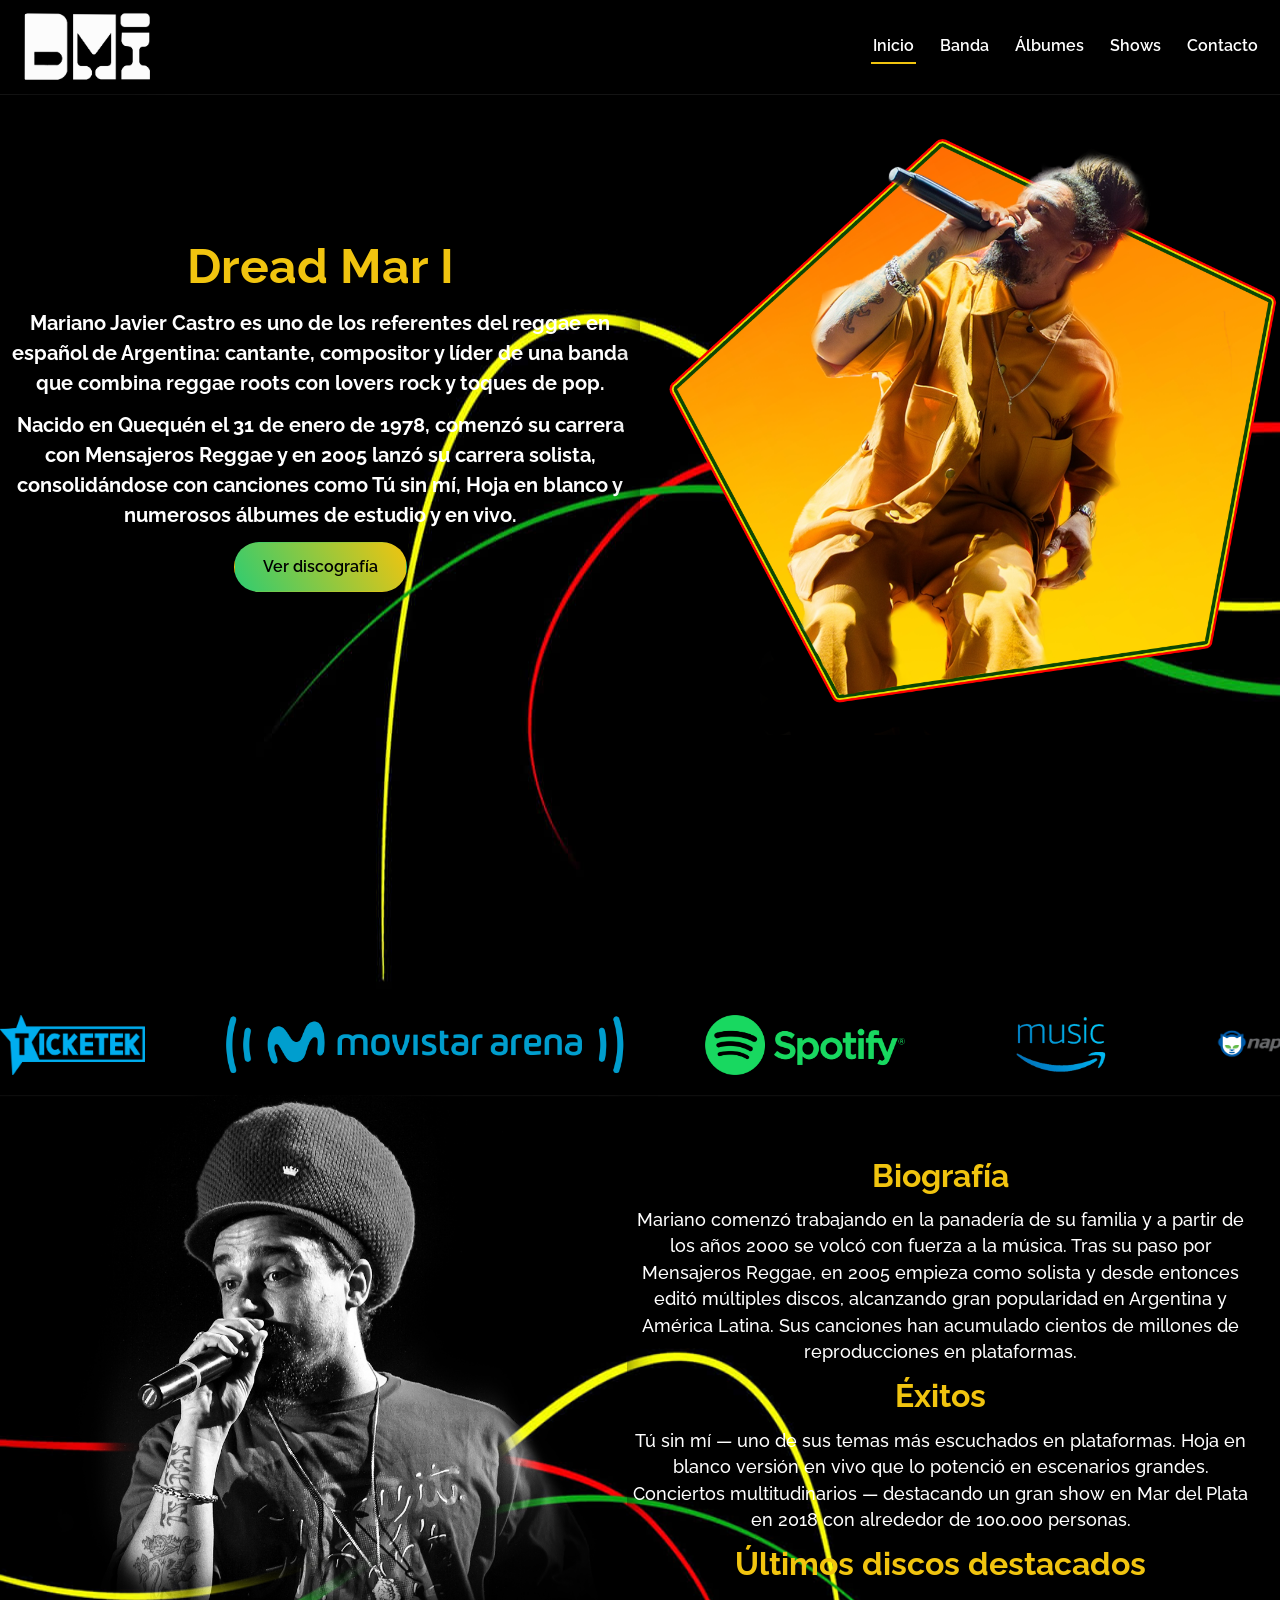
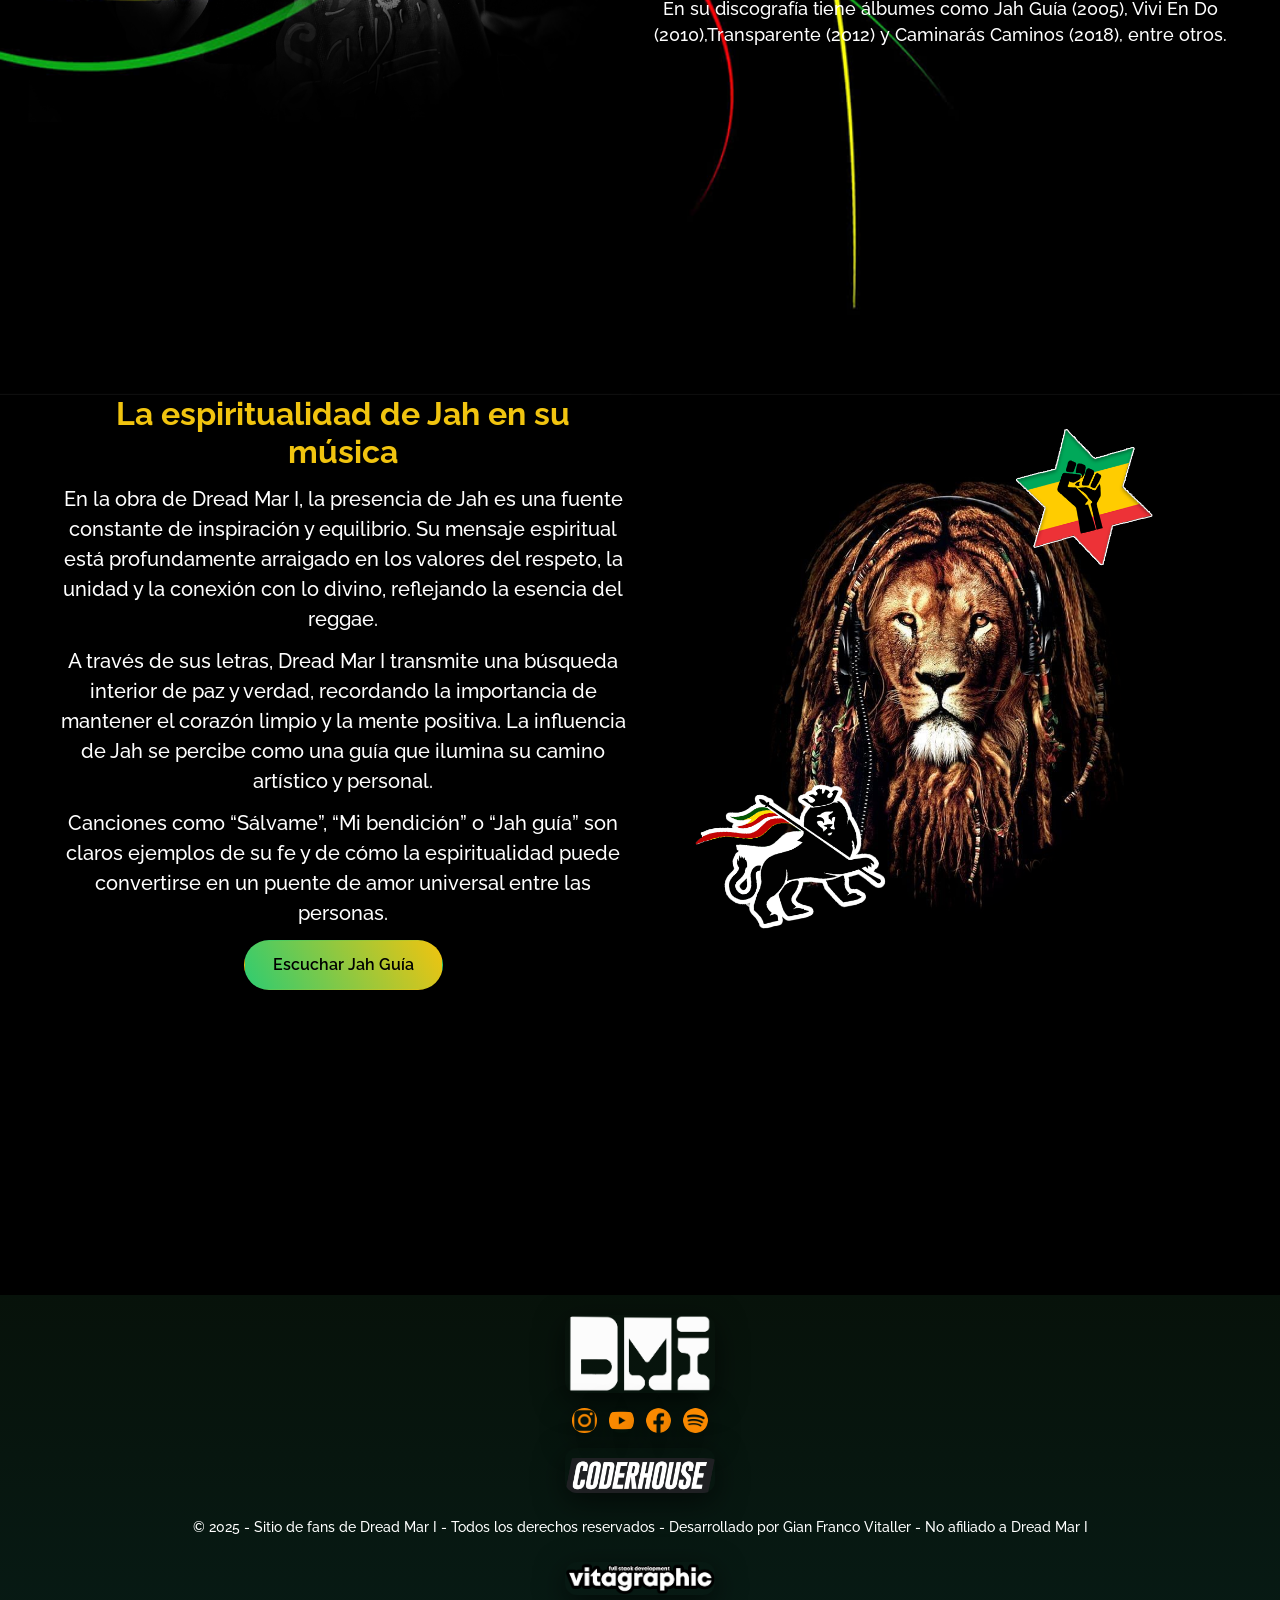
<file: index.html>
<!DOCTYPE html>
<html lang="en-es">

<head>
    <meta charset="UTF-8">
    <meta name="viewport" content="width=device-width, initial-scale=1.0">
    <title>Dread Mar I - Inicio</title>
    <!-- libreria aos -->
    <link href="https://unpkg.com/aos@2.3.1/dist/aos.css" rel="stylesheet">
    <!-- bootstrap -->
    <link href="https://cdn.jsdelivr.net/npm/bootstrap@5.3.8/dist/css/bootstrap.min.css" rel="stylesheet"
        integrity="sha384-sRIl4kxILFvY47J16cr9ZwB07vP4J8+LH7qKQnuqkuIAvNWLzeN8tE5YBujZqJLB" crossorigin="anonymous">
    <!-- style -->
    <link rel="stylesheet" href="./styles/style.css">
    <!-- favicom -->
    <link rel="shortcut icon" href="./img/iconos/icon-favicom.png" type="image/x-icon">
    <!-- meta description y keywords -->

    <meta name="author" content="Gian Franco Vitaller">

    <meta name="description"
        content="Descubrí el universo de Dread Mar I: música, historia, próximos shows, discografía y todo sobre el referente del reggae en español. Conectá con su vibra, su arte y su mensaje.">

    <meta name="keywords" content="
Dread Mar I,
Dread Mar I oficial,
reggae en español,
música reggae argentina,
shows Dread Mar I,
fechas Dread Mar I,
discografía Dread Mar I,
Mariano Castro,
banda de Dread Mar I,
reggae roots,
reggae latino,
canciones Dread Mar I,
biografía Dread Mar I,
tour Dread Mar I,
nuevo álbum Dread Mar I
">
    <!-- meta og para redes sociales -->


    <meta property="og:title" content="Dread Mar I - Sitio Oficial">
    <meta property="og:description"
        content="Entrá al universo de Dread Mar I: música, historia, shows, discografía y vibra reggae en español.">
    <meta property="og:url" content="https://coderhouse-dreadmari-francovitaller.vercel.app/">
    <meta property="og:type" content="website">
    <meta property="og:image" content="https://coderhouse-dreadmari-francovitaller.vercel.app/img/hero-dread-mar-i.png">


</head>

<!-- cuerpo de mi sitio web -->

<body>
    <!-- cabecera principal -->


    <header class="site-header">
        <div class="header-inner">
            <a href="./index.html"><img src="./img/iconos/Isologo-DMI.png" alt="icono dread mar i blanco"
                    class="logo"></a>
            <button class="menu-toggle" aria-label="Abrir menú">
                <span></span>
                <span></span>
                <span></span>
            </button>
            <nav class="main-nav">
                <a href="./index.html" class="active">Inicio</a>
                <a href="./pages/banda.html">Banda</a>
                <a href="./pages/albumes.html">Álbumes</a>
                <a href="./pages/shows.html">Shows</a>
                <a href="./pages/contacto.html">Contacto</a>
            </nav>
        </div>
    </header>


    <main>

        <!-- primer section de la pagina -->
        <section class="hero">
            <div class="hero-grid">
                <div>
                    <h1>Dread Mar I</h1>
                    <p class="lead">
                        Mariano Javier Castro es uno de los referentes del reggae en español de Argentina:
                        cantante, compositor y líder de una banda que combina reggae roots con lovers rock y toques de
                        pop.
                    </p>

                    <p class="lead">
                        Nacido en Quequén el 31 de enero de 1978, comenzó su carrera con Mensajeros Reggae y en 2005
                        lanzó su
                        carrera solista,
                        consolidándose con canciones como Tú sin mí, Hoja en blanco y numerosos álbumes de estudio y en
                        vivo.
                    </p>

                    <a class="btn" href="./pages/albumes.html">Ver discografía</a>
                </div>
                <div class="hero-img">
                    <img src="./img/hero-dread-mar-i.png" alt="foto de recital mariano castro">
                </div>
            </div>
        </section>

        <section>
            <section class="logos-container">
                <div class="logos-slide">
                    <img src="./img/iconos/ticketek-logo.png" alt="logo de tiketek">
                    <img src="./img/iconos/Movistar_Arena_logo.png" alt="Movistar_Arena_logo">
                    <img src="./img/iconos/Spotify_logo_with.png" alt="Spotify_logo_with">
                    <img src="./img/iconos/Amazonmusic.logo.png" alt="Amazonmusic">
                    <img src="./img/iconos/Napster-Logo-2003.png" alt="Napster-Logo-2003">
                </div>
                <div class="logos-slide">
                    <img src="./img/iconos/ticketek-logo.png" alt="tiketek">
                    <img src="./img/iconos/Movistar_Arena_logo.png" alt="Movistar_Arena_logo">
                    <img src="./img/iconos/Spotify_logo_with.png" alt="Spotify_logo_with">
                    <img src="./img/iconos/Amazonmusic.logo.png" alt="Amazonmusic">
                    <img src="./img/iconos/Napster-Logo-2003.png" alt="Napster-Logo-2003">
                </div>

            </section>

            <!-- segundo section de la pagina -->

            <section class="hero2">
                <div class="hero-grid">
                    <div class="hero-img">
                        <img src="./img/bibliografia-dread2.png" alt="Dmi-hero">
                    </div>
                    <div>
                        <h3>Biografía</h3>
                        <p class="lead">
                            Mariano comenzó trabajando en la panadería de su familia y a partir de los años 2000 se
                            volcó
                            con
                            fuerza
                            a la música.
                            Tras su paso por Mensajeros Reggae, en 2005 empieza como solista y desde entonces editó
                            múltiples
                            discos,
                            alcanzando gran popularidad en Argentina y América Latina. Sus canciones han acumulado
                            cientos
                            de
                            millones de reproducciones en plataformas.
                        </p>
                        <h3>Éxitos</h3>
                        <p class="lead">
                            Tú sin mí — uno de sus temas más escuchados en plataformas. Hoja en blanco versión en vivo
                            que
                            lo potenció en escenarios grandes. Conciertos multitudinarios — destacando un gran show en
                            Mar
                            del Plata en 2018 con alrededor de 100.000 personas.
                        </p>

                        <h3>Últimos discos destacados</h3>
                        <p class="lead">En su discografía tiene álbumes como Jah Guía (2005), Vivi En Do
                            (2010),Transparente
                            (2012) y
                            Caminarás Caminos (2018), entre otros.
                        </p>
                    </div>

                </div>
            </section>

            <!-- tercer section acerca de jah -->


            <section class="hero-jah">
                <div class="hero-grid">
                    <div>
                        <h3>La espiritualidad de Jah en su música</h3>
                        <p class="lead">
                            En la obra de Dread Mar I, la presencia de Jah es una fuente constante de
                            inspiración y
                            equilibrio. Su mensaje espiritual está profundamente arraigado en los valores del respeto,
                            la unidad y la
                            conexión con lo divino, reflejando la esencia del reggae.
                        </p>

                        <p class="lead">
                            A través de sus letras, Dread Mar I transmite una búsqueda interior de paz y verdad,
                            recordando la importancia
                            de mantener el corazón limpio y la mente positiva. La influencia de Jah se percibe como una
                            guía que ilumina su
                            camino artístico y personal.
                        </p>

                        <p class="lead">
                            Canciones como “Sálvame”, “Mi bendición” o “Jah guía” son claros
                            ejemplos de su fe y
                            de cómo la espiritualidad puede convertirse en un puente de amor universal entre las
                            personas.
                        </p>

                        <a href="https://open.spotify.com/intl-es/album/4rivEeuAWczIJcoB6saB9Z?si=ceZNA8BgSgCMFBZV5KvNPA"
                            class="btn" target="_blank">Escuchar Jah Guía</a>
                    </div>

                    <div class="hero-img">
                        <img src="./img/Jah-img.png" alt="jah">
                    </div>
                </div>

            </section>


    </main>

    <!-- footer de mi sitio -->

    <footer class="site-footer">
        <a href="./index.html"><img src="./img/iconos/Isologo-DMI.png" alt="logo-principal" class="logo-footer"></a>

        <!-- Redes footer de mi sitio -->

        <ul class="redes-sociales-footer">
            <li><a href="https://www.instagram.com/dreadmari/?hl=es" target="_blank"><img
                        src="./img/iconos/instagram.png" alt="instagram-dmi"></a></li>
            <li><a href="https://www.youtube.com/channel/UCXc3ye1CUoy2roNeZZB_rNA" target="_blank"><img
                        src="./img/iconos/youtube-logo.png" alt="youtube-dmi"></a></li>
            <li><a href="https://www.facebook.com/dreadmari/" target="_blank"><img src="./img/iconos/facebook.png"
                        alt="facebook-dmi"></a></li>
            <li><a href="https://open.spotify.com/intl-es/artist/1aw0Cdl1DIrtUrUA6fGbAR?si=TMuniuK_RMWPt_kCNL5ULA"
                    target="_blank"><img src="./img/iconos/spotify-icon.png" alt="spotify-icon"></a></li>
        </ul>

        <a href="https://www.coderhouse.com/ar/?pipe_source=google&pipe_medium=cpc&pipe_campaign=0&gad_source=1&gad_campaignid=12058006243&gbraid=0AAAAACoxfTKSp_IQgYDG2JeTZ3YVAxGBm&gclid=CjwKCAjwxfjGBhAUEiwAKWPwDtIptWGiC8rx7Kn4TYemjyHzFyu5X_KF9Isc76x46yeHu9mOjYAG-hoCjXoQAvD_BwE"
            target="_blank"><img src="./img/iconos/coderhouse-icon.png" alt="coder-icon" class="coder-icono"></a>

        <p class="derechos-footer">
            © 2025 - Sitio de fans de Dread Mar I - Todos los derechos reservados - Desarrollado por Gian Franco
            Vitaller - No afiliado a Dread Mar I
        </p>

        <a href="https://www.instagram.com/vitagraphic.ok/" target="_blank"><img
                src="./img/iconos/vitagraphic.fullstack.png" alt="vita-logo" class="vita-logo"></a>
    </footer>

    <script src="https://cdn.jsdelivr.net/npm/bootstrap@5.3.8/dist/js/bootstrap.bundle.min.js"
        integrity="sha384-FKyoEForCGlyvwx9Hj09JcYn3nv7wiPVlz7YYwJrWVcXK/BmnVDxM+D2scQbITxI"
        crossorigin="anonymous"></script>

    <script src="https://unpkg.com/aos@2.3.1/dist/aos.js"></script>

    <script>
        AOS.init();
    </script>

    <!-- scrip header -->

<script>
    const toggle = document.querySelector(".menu-toggle");
    const nav = document.querySelector(".main-nav");

    toggle.addEventListener("click", () => {
        toggle.classList.toggle("open");
        nav.classList.toggle("open");
    });
</script>
</body>

</html>
</file>
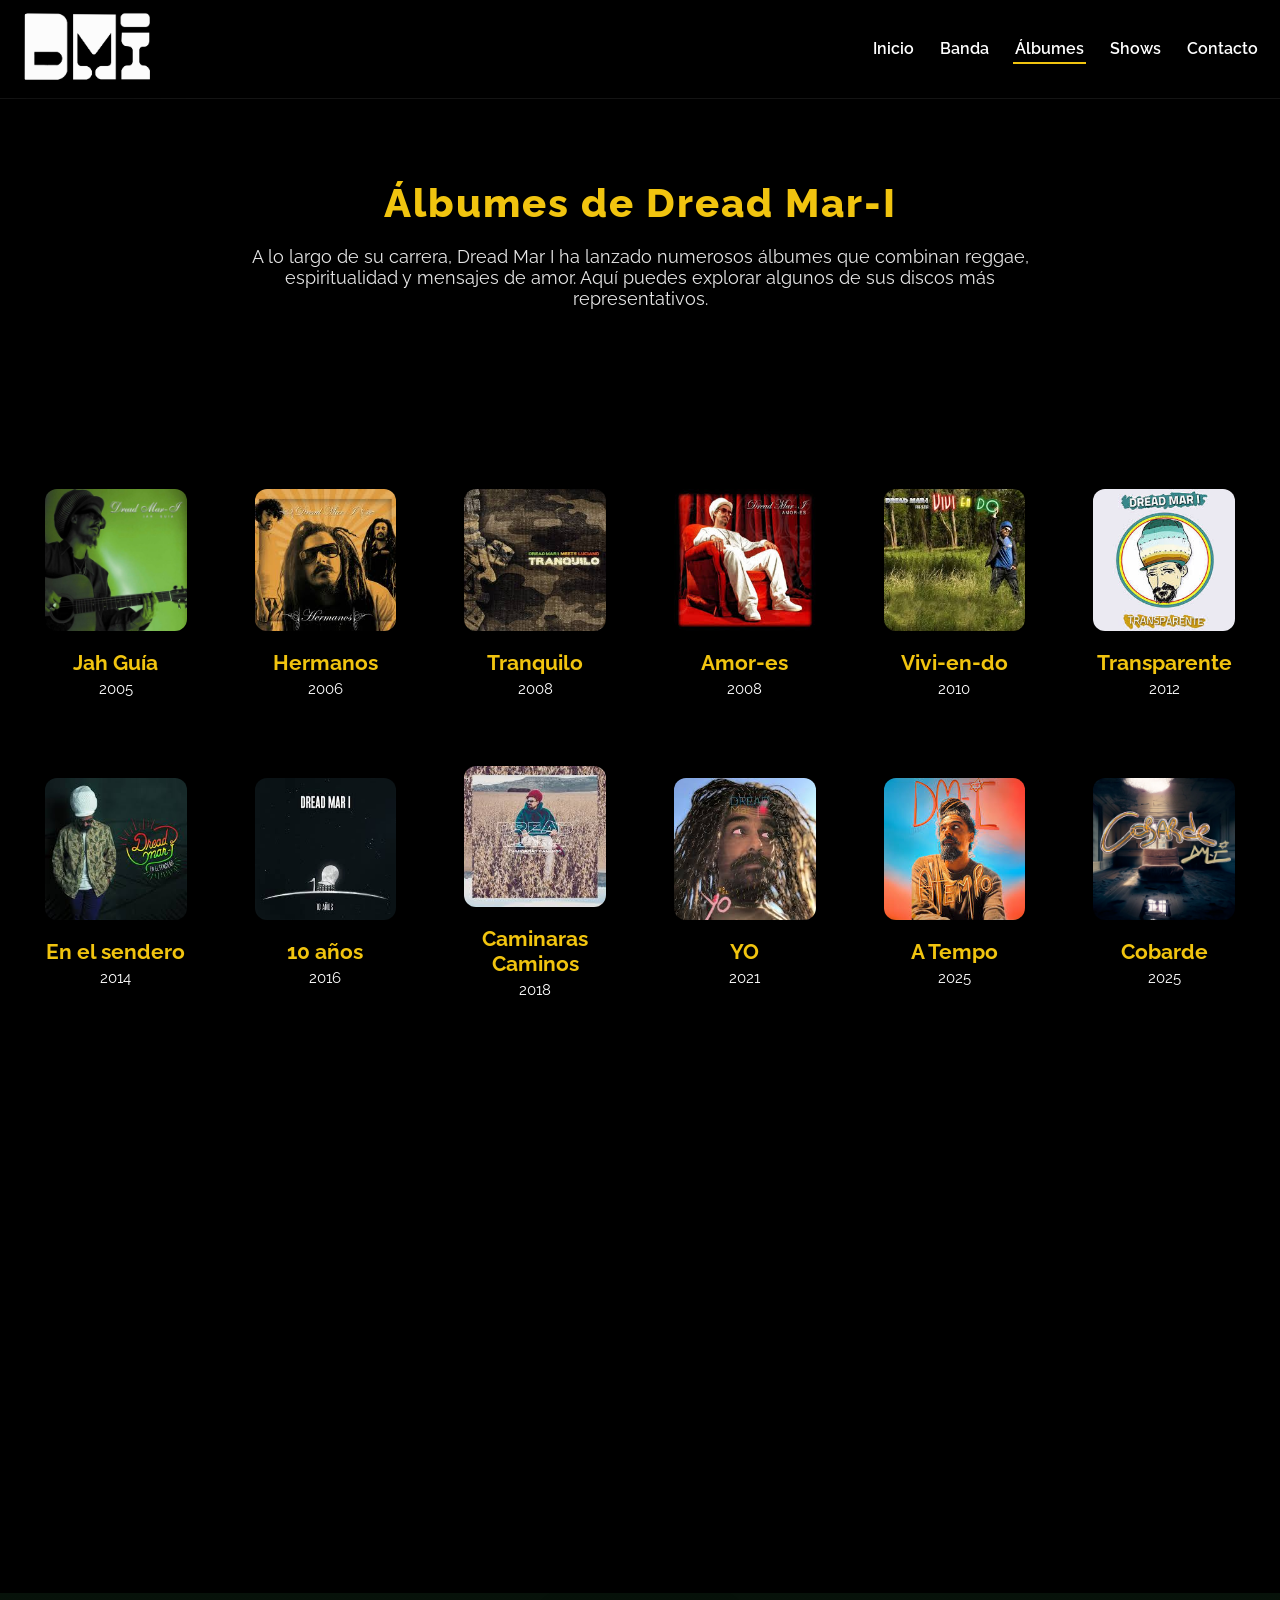
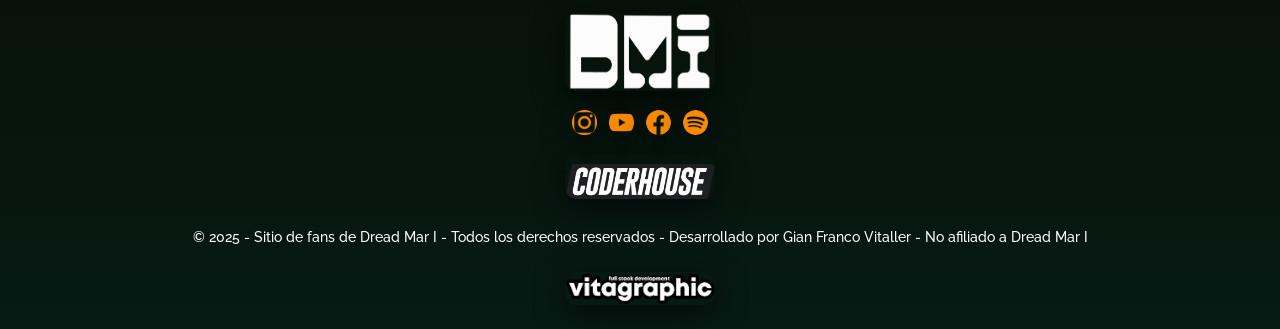
<file: pages/albumes.html>
<!DOCTYPE html>
<html lang="en">

<head>
    <meta charset="UTF-8">
    <meta name="viewport" content="width=device-width, initial-scale=1.0">
    <title>Dread Mar I - Albumes</title>

    <!-- hoja de estilos -->

    <link rel="stylesheet" href="../styles/style.css">

    <!-- favicon -->


    <link rel="shortcut icon" href="../img/iconos/Isologo-DMI.png" type="image/x-icon">

    <!-- meta y keys -->
    <meta name="author" content="Gian Franco Vitaller">

    <meta name="description"
        content="Explorá la discografía completa de Dread Mar I: todos sus álbumes, canciones, colaboraciones y lanzamientos que marcaron el reggae en español.">

    <meta name="keywords" content="
albumes Dread Mar I,
discografía dread mar i,
canciones dread mar i,
reggae argentino,
mejores álbumes dread mar i,
nuevos lanzamientos dread mar i
">
    <!-- meta og para redes sociales -->

    <meta property="og:title" content="Discografía de Dread Mar I">
    <meta property="og:description"
        content="Explorá todos los álbumes y canciones que marcaron la historia del reggae en español.">
    <meta property="og:url" content="https://coderhouse-dreadmari-francovitaller.vercel.app/pages/banda.html">
    <meta property="og:type" content="website">
    <meta property="og:image" content="https://coderhouse-dreadmari-francovitaller.vercel.app/img/jahguia.jpg"> 

</head>


<!-- cuerpo de mi sitio web -->

<body>


    <!-- cabecera principal -->

    <header class="site-header">
        <div class="header-inner">
            <a href="../index.html"><img src="../img/iconos/Isologo-DMI.png" alt="Dread Mar I" class="logo"></a>
            <button class="menu-toggle" aria-label="Abrir menú">
                <span></span>
                <span></span>
                <span></span>
            </button>
            <nav class="main-nav">
                <a href="../index.html">Inicio</a>
                <a href="./banda.html">Banda</a>
                <a href="./albumes.html" class="active">Álbumes</a>
                <a href="./shows.html">Shows</a>
                <a href="./contacto.html">Contacto</a>
            </nav>
        </div>
    </header>

    <main>

        <!-- primer section de la pagina -->

        <section class="albums-hero">
            <div class="contenedor-principal">
                <h2>Álbumes de Dread Mar-I</h2>
                <p class="descripcion">
                    A lo largo de su carrera, Dread Mar I ha lanzado numerosos álbumes que combinan reggae,
                    espiritualidad y mensajes de amor. Aquí puedes explorar algunos de sus discos más representativos.
                </p>
            </div>
        </section>

        <!-- GALERÍA DE ÁLBUMES -->
        <section class="albums-section">
            <div class="albums-grid">

                <!-- card -->
                <article class="album-card">
                    <img src="../img/jahguia.jpg" alt="Jah Guía">
                    <h3>Jah Guía</h3>
                    <p class="anio">2005</p>
                </article>

                <article class="album-card">
                    <img src="../img/hermanos.jpg" alt="Hermanos">
                    <h3>Hermanos</h3>
                    <p class="anio">2006</p>
                </article>

                <article class="album-card">
                    <img src="../img/tranquilo-2008.jpg" alt="Tranquilo">
                    <h3>Tranquilo</h3>
                    <p class="anio">2008</p>
                </article>

                <article class="album-card">
                    <img src="../img/amor-es.jpg" alt="Amor-es">
                    <h3>Amor-es</h3>
                    <p class="anio">2008</p>
                </article>

                <article class="album-card">
                    <img src="../img/vivi-en-do.jpg" alt="Vivi-en-do">
                    <h3>Vivi-en-do</h3>
                    <p class="anio">2010</p>
                </article>

                <article class="album-card">
                    <img src="../img/Transparente.jpg" alt="Transparente">
                    <h3>Transparente</h3>
                    <p class="anio">2012</p>
                </article>

                <article class="album-card">
                    <img src="../img/Sendero.jpg" alt="En el sendero">
                    <h3>En el sendero</h3>
                    <p class="anio">2014</p>
                </article>

                <article class="album-card">
                    <img src="../img/10-años.jpg" alt="10 años">
                    <h3>10 años</h3>
                    <p class="anio">2016</p>
                </article>

                <article class="album-card">
                    <img src="../img/caminaras.jpg" alt="Caminaras Caminos">
                    <h3>Caminaras Caminos</h3>
                    <p class="anio">2018</p>
                </article>

                <article class="album-card">
                    <img src="../img/yo.jpg" alt="YO">
                    <h3>YO</h3>
                    <p class="anio">2021</p>
                </article>

                <article class="album-card">
                    <img src="../img/a-tempo.jpg" alt="A Tempo">
                    <h3>A Tempo</h3>
                    <p class="anio">2025</p>
                </article>

                    <article class="album-card">
                    <img src="../img/COBARDE_TAPA_FINAL8860_.jpg" alt="COBARDE_TAPA_FINAL8860_">
                    <h3>Cobarde</h3>
                    <p class="anio">2025</p>
                </article>
            </div>

            <!-- iframe spotify-->


            <section class="iframes">
                <iframe data-testid="embed-iframe" style="border-radius:12px"
                    src="https://open.spotify.com/embed/playlist/37i9dQZF1DZ06evO0D9Rx6?utm_source=generator&theme=0"
                    width="60%" height="152" frameBorder="0" allowfullscreen=""
                    allow="autoplay; clipboard-write; encrypted-media; fullscreen; picture-in-picture"
                    loading="lazy"></iframe>
            </section>

    </main>

    <!-- footer de mi sitio -->

    <footer>
        <a href="../index.html"><img src="../img/iconos/Isologo-DMI.png" alt="logo-principal" class="logo-footer"></a>


        <!-- Redes footer de mi sitio -->

        <ul class="redes-sociales-footer">
            <li><a href="https://www.instagram.com/dreadmari/?hl=es" target="_blank"><img
                        src="../img/iconos/instagram.png" alt="instagram-dmi"></a></li>
            <li><a href="https://www.youtube.com/channel/UCXc3ye1CUoy2roNeZZB_rNA" target="_blank"><img
                        src="../img/iconos/youtube-logo.png" alt="youtube-dmi"></a></li>
            <li><a href="https://www.facebook.com/dreadmari/" target="_blank"><img src="../img/iconos/facebook.png"
                        alt="facebook-dmi"></a></li>
            <li><a href="https://open.spotify.com/intl-es/artist/1aw0Cdl1DIrtUrUA6fGbAR?si=TMuniuK_RMWPt_kCNL5ULA"
                    target="_blank"><img src="../img/iconos/spotify-icon.png" alt="spotify-icon"></a></li>
        </ul>

        <a href="https://www.coderhouse.com/ar/?pipe_source=google&pipe_medium=cpc&pipe_campaign=0&gad_source=1&gad_campaignid=12058006243&gbraid=0AAAAACoxfTKSp_IQgYDG2JeTZ3YVAxGBm&gclid=CjwKCAjwxfjGBhAUEiwAKWPwDtIptWGiC8rx7Kn4TYemjyHzFyu5X_KF9Isc76x46yeHu9mOjYAG-hoCjXoQAvD_BwE"
            target="_blank"><img src="../img/iconos/coderhouse-icon.png" alt="coder-icon" class="coder-icono"></a>

        <p class="derechos-footer">
            © 2025 - Sitio de fans de Dread Mar I - Todos los derechos reservados - Desarrollado por Gian Franco
            Vitaller - No afiliado a Dread Mar I
        </p>

        <a href="https://www.instagram.com/vitagraphic.ok/" target="_blank"><img
                src="../img/iconos/vitagraphic.fullstack.png" alt="vita-logo" class="vita-logo"></a>
    </footer>
    <script src="https://cdn.jsdelivr.net/npm/bootstrap@5.3.8/dist/js/bootstrap.bundle.min.js"
        integrity="sha384-FKyoEForCGlyvwx9Hj09JcYn3nv7wiPVlz7YYwJrWVcXK/BmnVDxM+D2scQbITxI"
        crossorigin="anonymous"></script>
</body>

<!-- scrip de menu hamburguesa -->


<script>
    const toggle = document.querySelector(".menu-toggle");
    const nav = document.querySelector(".main-nav");

    toggle.addEventListener("click", () => {
        toggle.classList.toggle("open");
        nav.classList.toggle("open");
    });
</script>

</html>
</file>
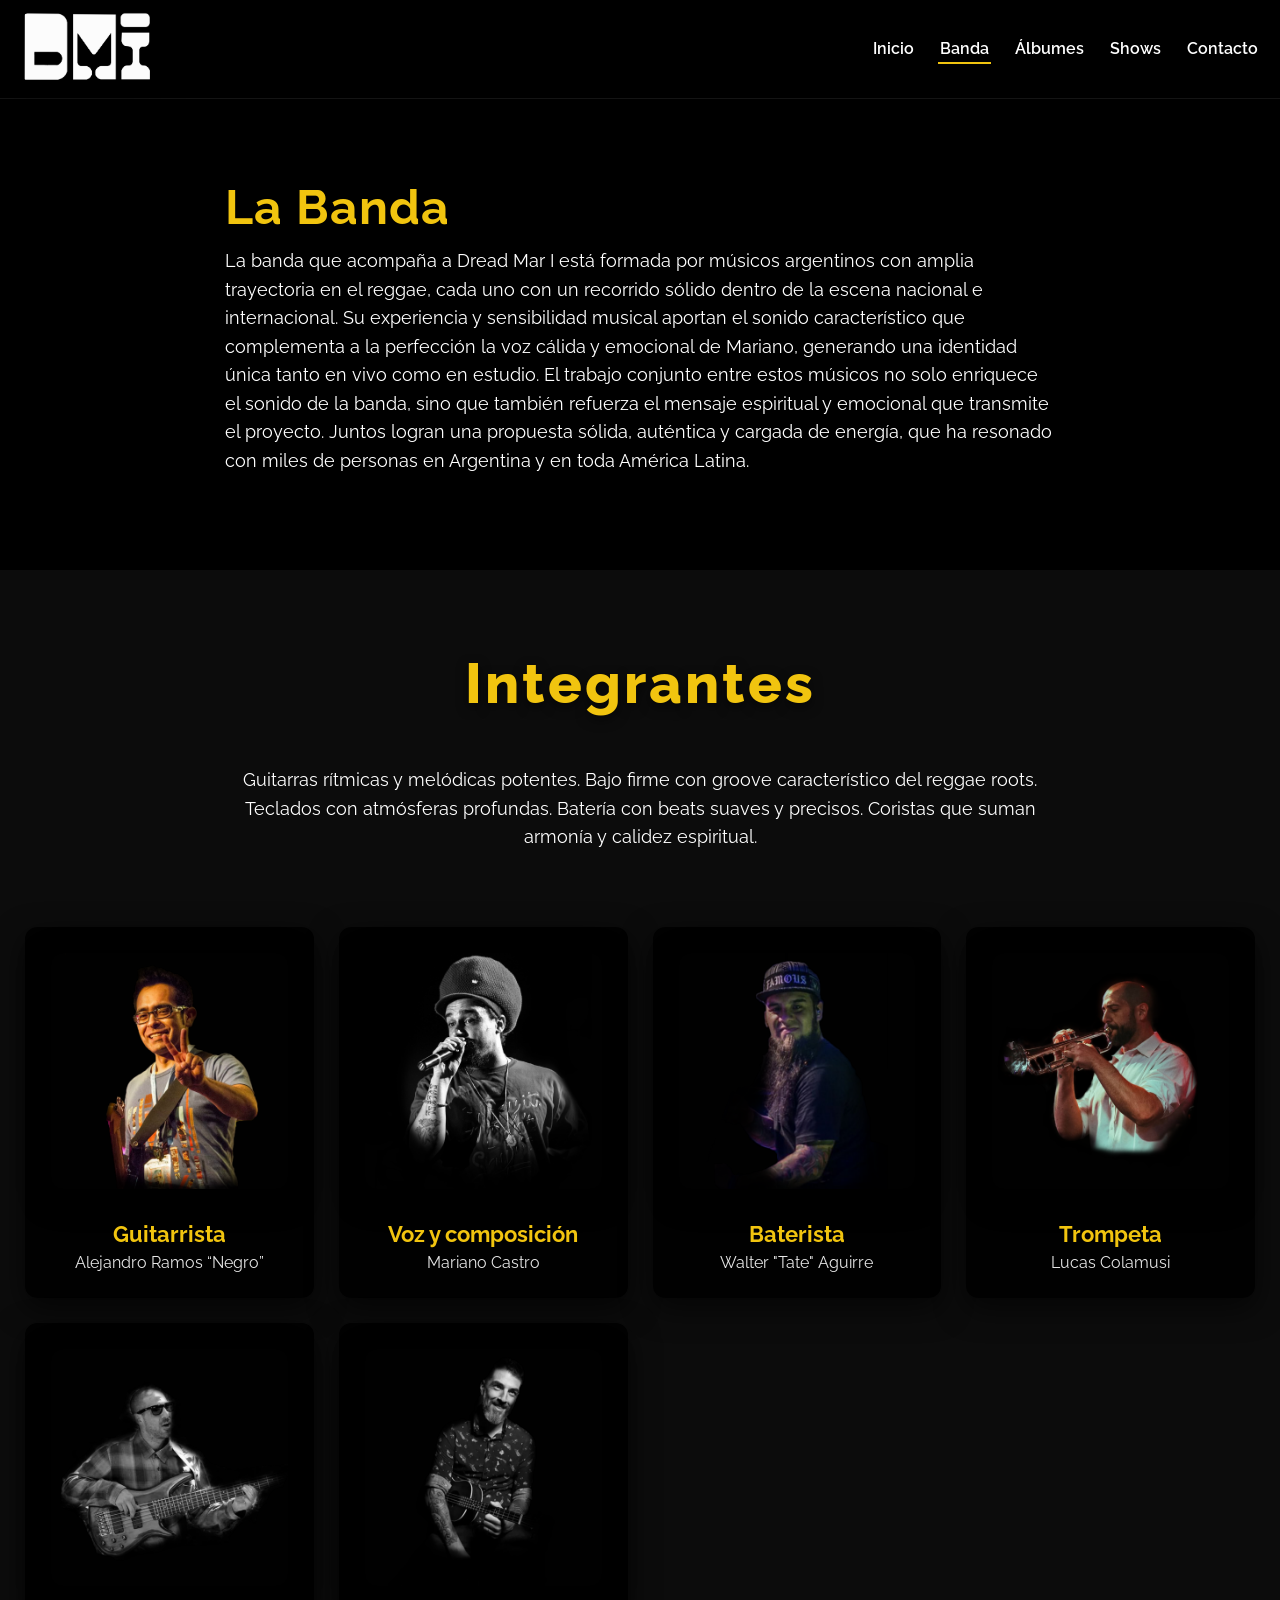
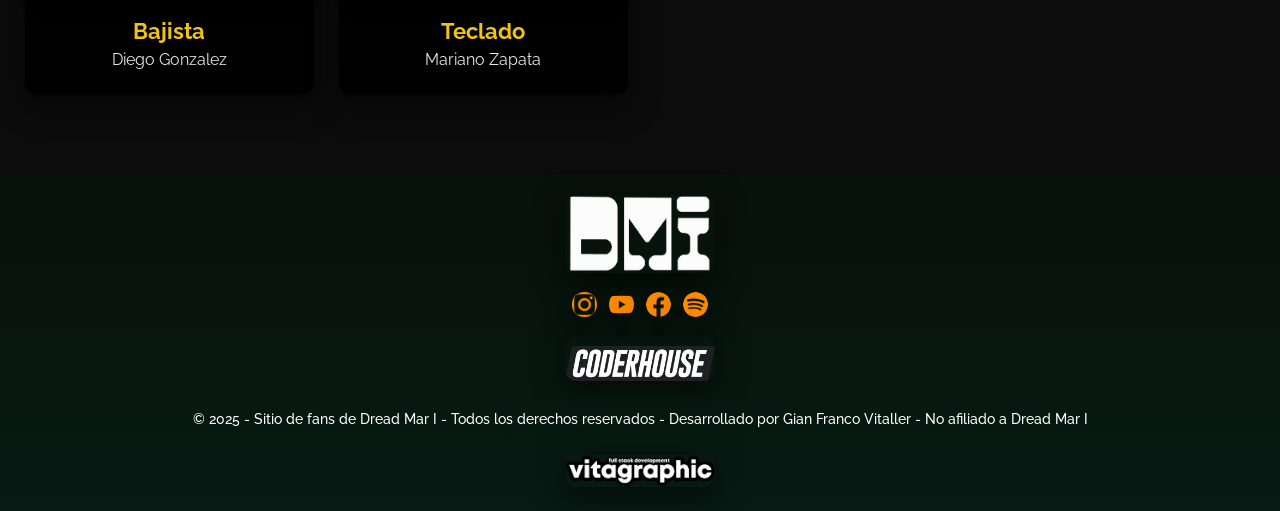
<file: pages/banda.html>
<!DOCTYPE html>
<html lang="en">

<head>
    <meta charset="UTF-8">
    <meta name="viewport" content="width=device-width, initial-scale=1.0">
    <title>Dread Mar I - Banda</title>
    <!-- hoja de estilos -->
    <link rel="stylesheet" href="../styles/style.css">
    <!-- favicon -->
    <link rel="shortcut icon" href="../img/iconos/Isologo-DMI.png" type="image/x-icon">
    <!-- meta y keys -->
    <meta name="description"
        content="Conocé a la banda que acompaña a Dread Mar I: músicos, historia, estilo y el sonido que da vida a su reggae único.">

    <meta name="keywords" content="
banda dread mar i,
integrantes dread mar i,
músicos reggae argentino,
historia de la banda,
reggae en español
">
    <meta name="author" content="Gian Franco Vitaller">
    <!-- meta og para redes sociales -->

    <meta property="og:title" content="La Banda de Dread Mar I">
    <meta property="og:description"
        content="Conocé a los músicos que dan vida al sonido único del reggae de Dread Mar I.">
    <meta property="og:url" content="https://coderhouse-dreadmari-francovitaller.vercel.app/pages/banda.html">
    <meta property="og:image" content="https://coderhouse-dreadmari-francovitaller.vercel.app/img/banda-dread-mar-i.jpg">

</head>

<!-- cuerpo de mi sitio web -->

<body>


    <!-- cabecera principal -->

    <header class="site-header">

        <div class="header-inner">
        <a href="../index.html"><img src="../img/iconos/Isologo-DMI.png" alt="Dread Mar I" class="logo"></a>
            
            <button class="menu-toggle" aria-label="Abrir menú">
                <span></span>
                <span></span>
                <span></span>
            </button>

            <nav class="main-nav">
                <a href="../index.html">Inicio</a>
                <a href="./banda.html" class="active">Banda</a>
                <a href="./albumes.html">Álbumes</a>
                <a href="./shows.html">Shows</a>
                <a href="./contacto.html">Contacto</a>
            </nav>
        </div>
    </header>


    <main>

        <!-- primer section de la pagina -->


        <section class="banda">
            <div class="grid-banda">

                <div>
                    <h3>La Banda</h3>
                    <p class="lead-banda">
                        La banda que acompaña a Dread Mar I está formada por músicos argentinos con amplia trayectoria
                        en el reggae, cada uno con un recorrido sólido dentro de la escena nacional e internacional. Su
                        experiencia y sensibilidad musical aportan el sonido característico que complementa a la
                        perfección la voz cálida y emocional de Mariano, generando una identidad única tanto en vivo
                        como en estudio.

                        El trabajo conjunto entre estos músicos no solo enriquece el sonido de la banda, sino que
                        también refuerza el mensaje espiritual y emocional que transmite el proyecto. Juntos logran una
                        propuesta sólida, auténtica y cargada de energía, que ha resonado con miles de personas en
                        Argentina y en toda América Latina.
                    </p>
                </div>
            </div>
        </section>

        <section class="integrantes-section">
            <h3 class="titulo-integrantes">Integrantes</h3>
            <p class="lead-banda">
                Guitarras rítmicas y melódicas potentes.
                Bajo firme con groove característico del reggae roots.
                Teclados con atmósferas profundas.
                Batería con beats suaves y precisos.
                Coristas que suman armonía y calidez espiritual.
            </p>
            <div class="integrantes-grid">

                <div class="card-integrante">
                    <img src="../img/negro-ale-guitarrista.png" alt="Guitarrista" class="integrante-img">
                    <h4>Guitarrista</h4>
                    <p>Alejandro Ramos “Negro”</p>
                </div>

                <div class="card-integrante">
                    <img src="../img/bibliografia-dread2.png" alt="mariano-castro" class="integrante-img">
                    <h4>Voz y composición</h4>
                    <p>Mariano Castro</p>
                </div>

                <div class="card-integrante">
                    <img src="../img/baterista-tat.png" alt="Baterista" class="integrante-img">
                    <h4>Baterista</h4>
                    <p>Walter "Tate" Aguirre</p>
                </div>

                <div class="card-integrante">
                    <img src="../img/Trompetista-dread.png" alt="Trompetista" class="integrante-img">
                    <h4>Trompeta</h4>
                    <p>Lucas Colamusi</p>
                </div>

                <div class="card-integrante">
                    <img src="../img/bajista-dread.png" alt="bajista" class="integrante-img">
                    <h4>Bajista</h4>
                    <p>Diego Gonzalez</p>
                </div>

                <div class="card-integrante">
                    <img src="../img/Tecladista-dread.png" alt="Teclado" class="integrante-img">
                    <h4>Teclado</h4>
                    <p>Mariano Zapata</p>
                </div>

            </div>
        </section>


    </main>

    <!-- footer de mi sitio -->

    <footer>
        <a href="../index.html"><img src="../img/iconos/Isologo-DMI.png" alt="logo-principal" class="logo-footer"></a>


        <!-- Redes footer de mi sitio -->

        <ul class="redes-sociales-footer">
            <li><a href="https://www.instagram.com/dreadmari/?hl=es" target="_blank"><img
                        src="../img/iconos/instagram.png" alt="instagram-dmi"></a></li>
            <li><a href="https://www.youtube.com/channel/UCXc3ye1CUoy2roNeZZB_rNA" target="_blank"><img
                        src="../img/iconos/youtube-logo.png" alt="youtube-dmi"></a></li>
            <li><a href="https://www.facebook.com/dreadmari/" target="_blank"><img src="../img/iconos/facebook.png"
                        alt="facebook-dmi"></a></li>
            <li><a href="https://open.spotify.com/intl-es/artist/1aw0Cdl1DIrtUrUA6fGbAR?si=TMuniuK_RMWPt_kCNL5ULA"
                    target="_blank"><img src="../img/iconos/spotify-icon.png" alt="spotify-icon"></a></li>
        </ul>

        <a href="https://www.coderhouse.com/ar/?pipe_source=google&pipe_medium=cpc&pipe_campaign=0&gad_source=1&gad_campaignid=12058006243&gbraid=0AAAAACoxfTKSp_IQgYDG2JeTZ3YVAxGBm&gclid=CjwKCAjwxfjGBhAUEiwAKWPwDtIptWGiC8rx7Kn4TYemjyHzFyu5X_KF9Isc76x46yeHu9mOjYAG-hoCjXoQAvD_BwE"
            target="_blank"><img src="../img/iconos/coderhouse-icon.png" alt="coder-icon" class="coder-icono"></a>

        <p class="derechos-footer">
            © 2025 - Sitio de fans de Dread Mar I - Todos los derechos reservados - Desarrollado por Gian Franco
            Vitaller - No afiliado a Dread Mar I
        </p>

        <a href="https://www.instagram.com/vitagraphic.ok/" target="_blank"><img
                src="../img/iconos/vitagraphic.fullstack.png" alt="vita-logo" class="vita-logo"></a>
    </footer>
    <script src="https://cdn.jsdelivr.net/npm/bootstrap@5.3.8/dist/js/bootstrap.bundle.min.js"
        integrity="sha384-FKyoEForCGlyvwx9Hj09JcYn3nv7wiPVlz7YYwJrWVcXK/BmnVDxM+D2scQbITxI"
        crossorigin="anonymous"></script>
</body>

<!-- scrip header -->

<script>
    const toggle = document.querySelector(".menu-toggle");
    const nav = document.querySelector(".main-nav");

    toggle.addEventListener("click", () => {
        toggle.classList.toggle("open");
        nav.classList.toggle("open");
    });
</script>

</html>
</file>
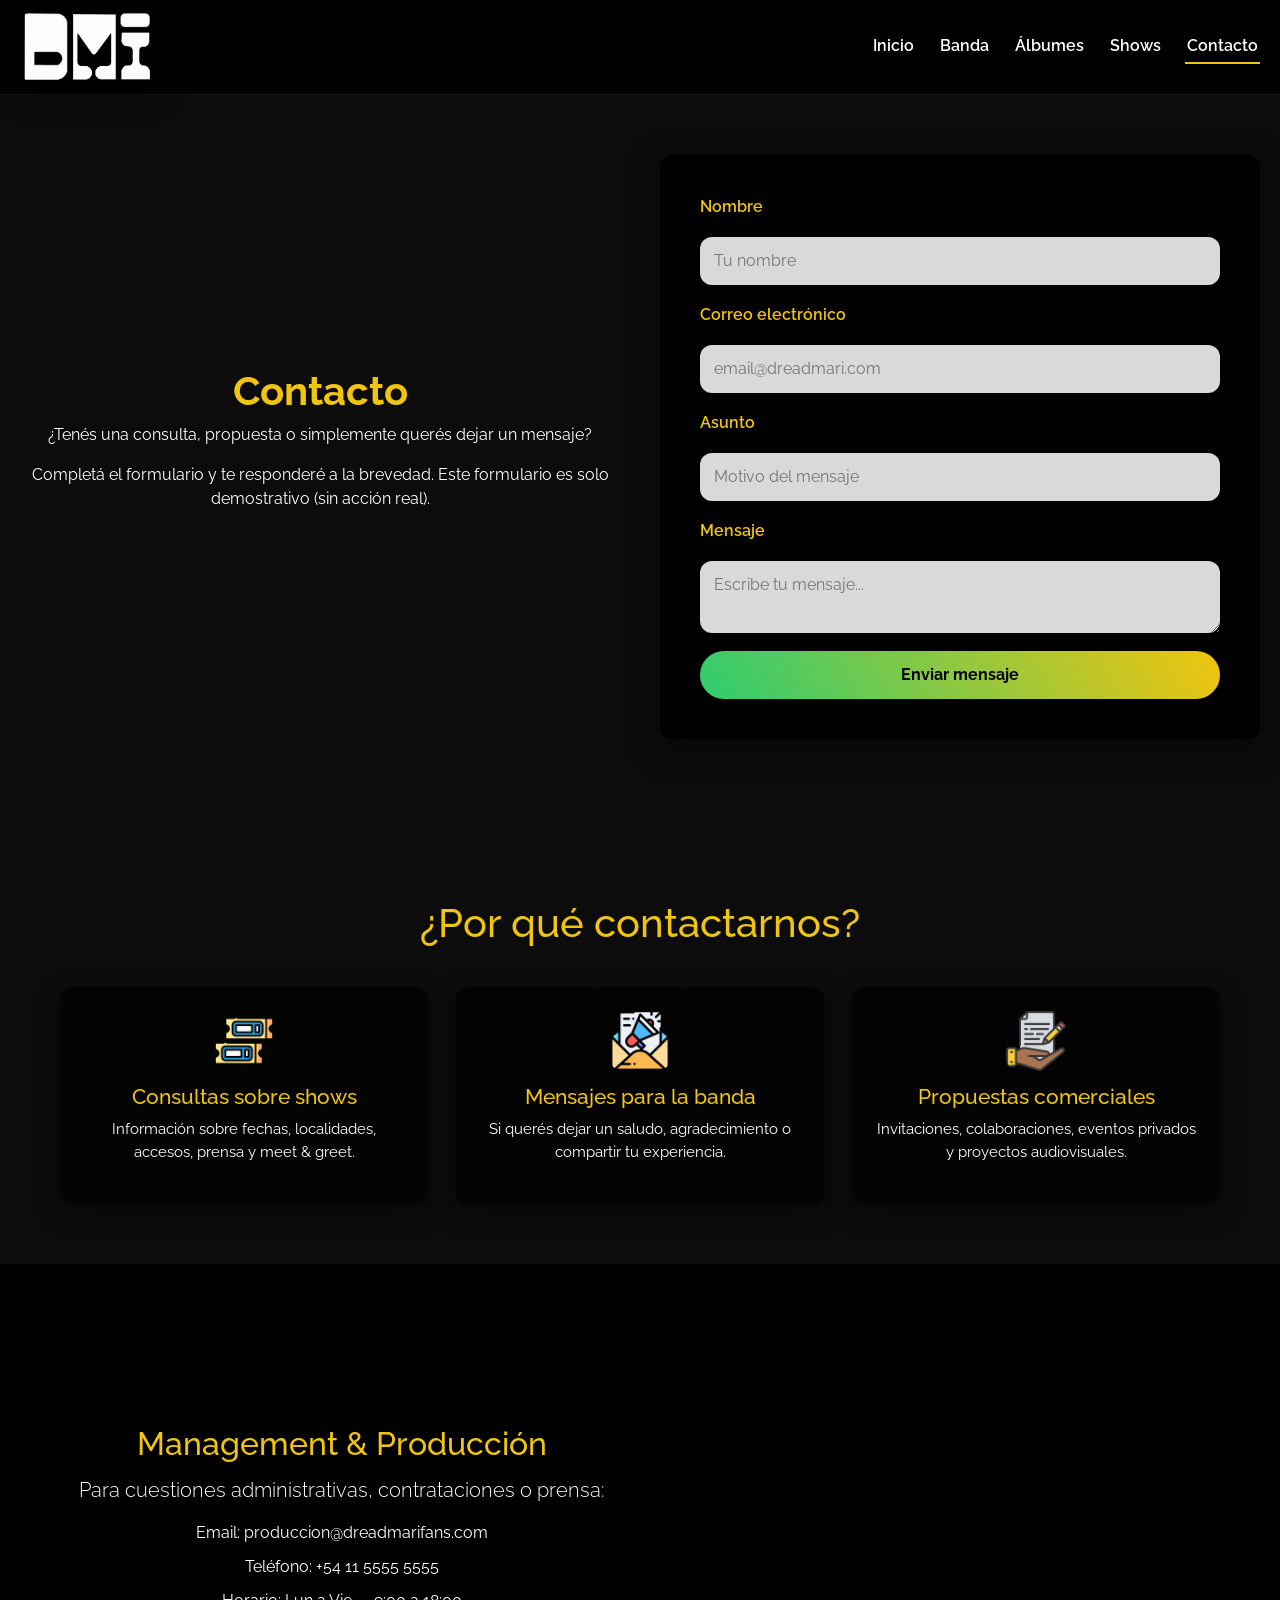
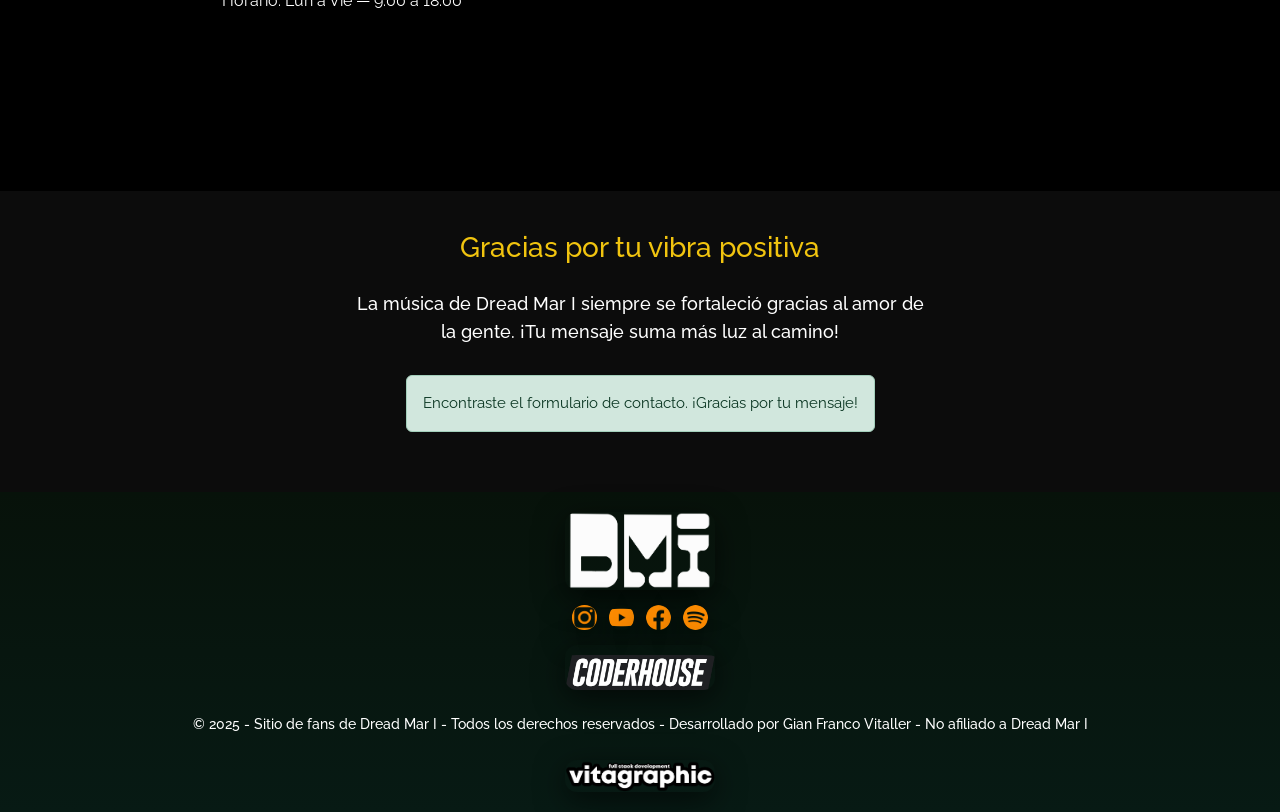
<file: pages/contacto.html>
<!DOCTYPE html>
<html lang="en">

<head>
    <meta charset="UTF-8">
    <meta name="viewport" content="width=device-width, initial-scale=1.0">
    <title>Dread Mar I - Contacto</title>
<!-- boostraps -->
    <link href="https://cdn.jsdelivr.net/npm/bootstrap@5.3.8/dist/css/bootstrap.min.css" rel="stylesheet" integrity="sha384-sRIl4kxILFvY47J16cr9ZwB07vP4J8+LH7qKQnuqkuIAvNWLzeN8tE5YBujZqJLB" crossorigin="anonymous">
<!-- hoja de estilos -->
    <link rel="stylesheet" href="../styles/style.css">
<!-- favicon -->
    <link rel="shortcut icon" href="../img/iconos/Isologo-DMI.png" type="image/x-icon">
<!-- meta y keys -->

    <meta name="description" content="Ponete en contacto para consultas, contrataciones, prensa o información oficial sobre Dread Mar I. Respuestas rápidas y profesionales.">

    <meta name="keywords" content="
contacto dread mar i,
contrataciones dread mar i,
manager dread mar i,
prensa dread mar i,
contacto oficial reggae
">
    <meta name="author" content="Gian Franco Vitaller">

    <!-- Open Graph Meta Tags -->
<meta property="og:title" content="Contacto | Dread Mar I">
<meta property="og:description" content="Consultas, contrataciones, prensa y contacto oficial de Dread Mar I.">
<meta property="og:url" content="https://coderhouse-dreadmari-francovitaller.vercel.app/pages/contacto.html">
<meta property="og:type" content="website">




</head>

<!-- cuerpo de mi sitio web -->

<body>


    <!-- cabecera principal -->

    <header class="site-header">
        <div class="header-inner">
            <a href="../index.html"><img src="../img/iconos/Isologo-DMI.png" alt="Dread Mar I" class="logo"></a>
            
        <button class="menu-toggle" aria-label="Abrir menú">
            <span></span>
            <span></span>
            <span></span>
        </button>

            <nav class="main-nav">
                <a href="../index.html">Inicio</a>
                <a href="./banda.html">Banda</a>
                <a href="./albumes.html">Álbumes</a>
                <a href="./shows.html">Shows</a>
                <a href="./contacto.html" class="active">Contacto</a>
            </nav>
        </div>
    </header>


    <main>

        <section class="formulario-contacto">
            <div class="contacto-grid">

                <div class="contacto-info">
                    <h2 class="titulocontacto">Contacto</h2>
                    <p class="text">
                        ¿Tenés una consulta, propuesta o simplemente querés dejar un mensaje?
                    </p>
                    <p class="text">
                        Completá el formulario y te responderé a la brevedad.
                        Este formulario es solo demostrativo (sin acción real).
                    </p>
                </div>

                <form class="contacto-form">
                    <label>Nombre</label>
                    <input type="text" id="nombre" placeholder="Tu nombre" required>

                    <label>Correo electrónico</label>
                    <input type="email" id="email" placeholder="email@dreadmari.com" required>

                    <label>Asunto</label>
                    <input type="text" id="asunto" placeholder="Motivo del mensaje" required>

                    <label>Mensaje</label>
                    <textarea id="mensaje" placeholder="Escribe tu mensaje..." required></textarea>

                    <button type="submit" class="enviar">Enviar mensaje</button>
                </form>

            </div>
        </section>


        <!-- motivos de contacto -->


        <section class="contacto-motivos">
            <h2 class="tituloporque">¿Por qué contactarnos?</h2>

            <div class="motivos-grid">

                <div class="motivo-card" >
                    <img src="../img/iconos/shows.png" alt="iconoshows">
                    <h3>Consultas sobre shows</h3>
                    <p>Información sobre fechas, localidades, accesos, prensa y meet & greet.</p>
                </div>

                <div class="motivo-card">
                    <img src="../img/iconos/correo-electronico.png" alt="iconocorreo">
                    <h3>Mensajes para la banda</h3>
                    <p>Si querés dejar un saludo, agradecimiento o compartir tu experiencia.</p>
                </div>

                <div class="motivo-card">
                    <img src="../img/iconos/propuesta-comercial.png" alt="iconopropuesta">
                    <h3>Propuestas comerciales</h3>
                    <p>Invitaciones, colaboraciones, eventos privados y proyectos audiovisuales.</p>
                </div>

            </div>
        </section>


        <!-- ubicacion -->


        <section class="contacto-management">
            <div class="management-grid">
                <div>
                    <h2 class="titulomapa">Management & Producción</h2>
                    <p class="lead">Para cuestiones administrativas, contrataciones o prensa:</p>

                    <ul class="lista-management">
                        <li>Email: produccion@dreadmarifans.com</li>
                        <li>Teléfono: +54 11 5555 5555</li>
                        <li>Horario: Lun a Vie — 9:00 a 18:00</li>
                    </ul>
                </div>

                <div>
                    <iframe class="mapa"
                        src="https://maps.google.com/maps?q=buenos%20aires&t=&z=13&ie=UTF8&iwloc=&output=embed"
                        loading="lazy"></iframe>
                </div>
            </div>
        </section>



        <!-- Mensaje de agradecimiento -->
        
        <section class="contacto-final">
            <h2>Gracias por tu vibra positiva</h2>
            <p class="lead">
                La música de Dread Mar I siempre se fortaleció gracias al amor de la gente.
                ¡Tu mensaje suma más luz al camino!
            </p>
            <div class="alert alert-success" role="alert">
    Encontraste el formulario de contacto. ¡Gracias por tu mensaje!
</div>
        </section>

    </main>

    <!-- footer de mi sitio -->

    <footer>
        <a href="../index.html"><img src="../img/iconos/Isologo-DMI.png" alt="logo-principal" class="logo-footer"></a>


        <!-- Redes footer de mi sitio -->

        <ul class="redes-sociales-footer">
            <li><a href="https://www.instagram.com/dreadmari/?hl=es" target="_blank"><img
                        src="../img/iconos/instagram.png" alt="instagram-dmi"></a></li>
            <li><a href="https://www.youtube.com/channel/UCXc3ye1CUoy2roNeZZB_rNA" target="_blank"><img
                        src="../img/iconos/youtube-logo.png" alt="youtube-dmi"></a></li>
            <li><a href="https://www.facebook.com/dreadmari/" target="_blank"><img src="../img/iconos/facebook.png"
                        alt="facebook-dmi"></a></li>
            <li><a href="https://open.spotify.com/intl-es/artist/1aw0Cdl1DIrtUrUA6fGbAR?si=TMuniuK_RMWPt_kCNL5ULA"
                    target="_blank"><img src="../img/iconos/spotify-icon.png" alt="spotify-icon"></a></li>
        </ul>

        <a href="https://www.coderhouse.com/ar/?pipe_source=google&pipe_medium=cpc&pipe_campaign=0&gad_source=1&gad_campaignid=12058006243&gbraid=0AAAAACoxfTKSp_IQgYDG2JeTZ3YVAxGBm&gclid=CjwKCAjwxfjGBhAUEiwAKWPwDtIptWGiC8rx7Kn4TYemjyHzFyu5X_KF9Isc76x46yeHu9mOjYAG-hoCjXoQAvD_BwE"
            target="_blank"><img src="../img/iconos/coderhouse-icon.png" alt="coder-icon" class="coder-icono"></a>

        <p class="derechos-footer">
            © 2025 - Sitio de fans de Dread Mar I - Todos los derechos reservados - Desarrollado por Gian Franco
            Vitaller - No afiliado a Dread Mar I
        </p>

        <a href="https://www.instagram.com/vitagraphic.ok/" target="_blank"><img
                src="../img/iconos/vitagraphic.fullstack.png" alt="vita-logo" class="vita-logo"></a>
    </footer>
    <!-- script bootstraps -->
    <script src="https://cdn.jsdelivr.net/npm/bootstrap@5.3.8/dist/js/bootstrap.bundle.min.js"
        integrity="sha384-FKyoEForCGlyvwx9Hj09JcYn3nv7wiPVlz7YYwJrWVcXK/BmnVDxM+D2scQbITxI"
        crossorigin="anonymous"></script>
        <script>
    const toggle = document.querySelector(".menu-toggle");
    const nav = document.querySelector(".main-nav");

    toggle.addEventListener("click", () => {
        toggle.classList.toggle("open");
        nav.classList.toggle("open");
    });
</script>
</body>


</html>
</file>
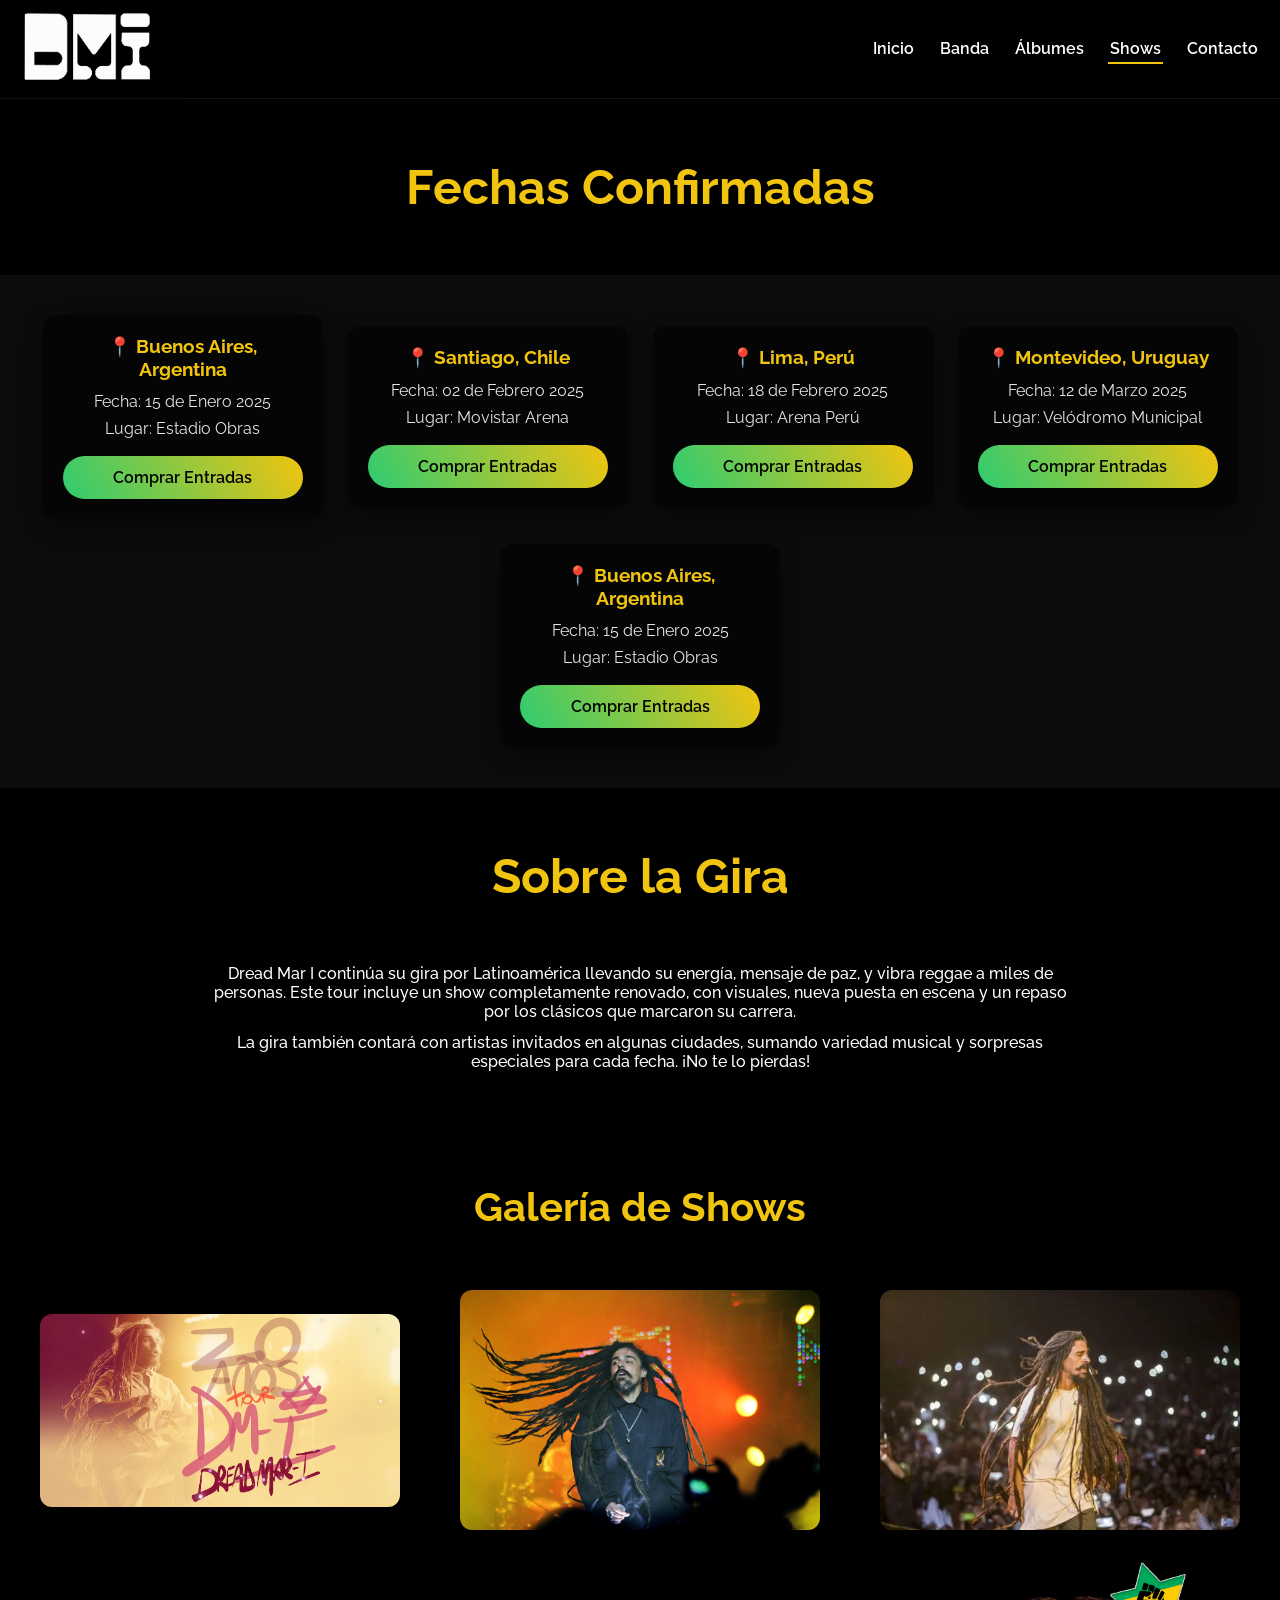
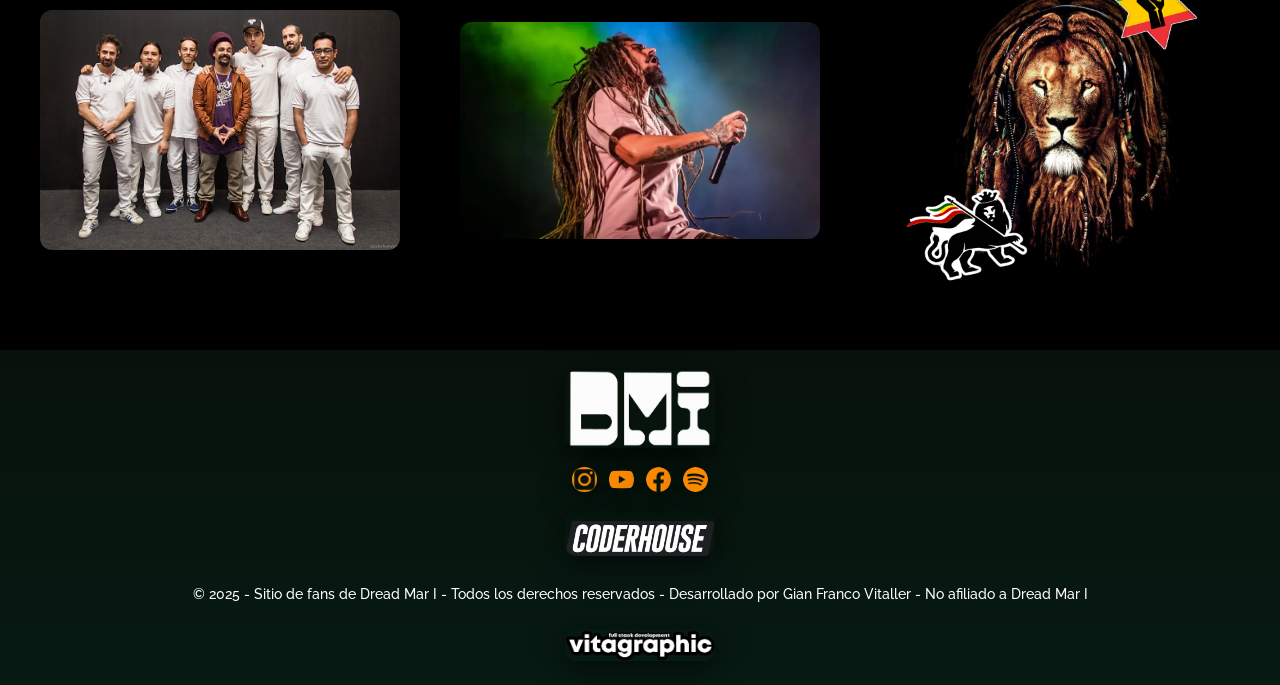
<file: pages/shows.html>
<!DOCTYPE html>
<html lang="en">

<head>
    <meta charset="UTF-8">
    <meta name="viewport" content="width=device-width, initial-scale=1.0">
    <title>Dread Mar I - Shows</title>

    <!-- hoja de estilos -->

    <link rel="stylesheet" href="../styles/style.css">

    <!-- favicon -->

    <link rel="shortcut icon" href="../img/iconos/Isologo-DMI.png" type="image/x-icon">

    <!-- meta descripcion y keys -->

    <meta name="author" content="Gian Franco Vitaller">

    <meta name="description"
        content="Enterate de los próximos shows de Dread Mar I: fechas, lugares, entradas y toda la información para vivir su música en vivo.">

    <meta name="keywords" content="
shows dread mar i,
fechas dread mar i,
entradas dread mar i,
tour dread mar i,
conciertos reggae,
reggae en vivo
">
    <!-- Open Graph Meta Tags -->
<meta property="og:title" content="Contacto | Dread Mar I">
<meta property="og:description" content="Consultas, contrataciones, prensa y contacto oficial de Dread Mar I.">
<meta property="og:url" content="https://coderhouse-dreadmari-francovitaller.vercel.app/pages/shows.html">
<meta property="og:type" content="website"> 


</head>

<!-- cuerpo de mi sitio web -->

<body>


    <!-- cabecera principal -->

    <header class="site-header">

        <div class="header-inner">
                        <a href="../index.html"><img src="../img/iconos/Isologo-DMI.png" alt="Dread Mar I" class="logo"></a>

            <button class="menu-toggle" aria-label="Abrir menú">
                <span></span>
                <span></span>
                <span></span>
            </button>

            <nav class="main-nav">
                <a href="../index.html">Inicio</a>
                <a href="./banda.html">Banda</a>
                <a href="./albumes.html">Álbumes</a>
                <a href="./shows.html" class="active">Shows</a>
                <a href="./contacto.html">Contacto</a>
            </nav>
        </div>
    </header>


    <main>
        <!-- primer section de la pagina -->


        <div class="section-title">
            <h2>
                Fechas Confirmadas
            </h2>
        </div>
        <section class="shows-list">
            <div class="show-card">
                <h3>📍 Buenos Aires, Argentina</h3>
                <p>Fecha: 15 de Enero 2025</p>
                <p>Lugar: Estadio Obras</p>
                <a class="btn" href="#">Comprar Entradas</a>
            </div>


            <div class="show-card">
                <h3>📍 Santiago, Chile</h3>
                <p>Fecha: 02 de Febrero 2025</p>
                <p>Lugar: Movistar Arena</p>
                <a class="btn" href="#">Comprar Entradas</a>
            </div>


            <div class="show-card">
                <h3>📍 Lima, Perú</h3>
                <p>Fecha: 18 de Febrero 2025</p>
                <p>Lugar: Arena Perú</p>
                <a class="btn" href="#">Comprar Entradas</a>
            </div>


            <div class="show-card">
                <h3>📍 Montevideo, Uruguay</h3>
                <p>Fecha: 12 de Marzo 2025</p>
                <p>Lugar: Velódromo Municipal</p>
                <a class="btn" href="#">Comprar Entradas</a>
            </div>
            <div class="show-card">
                <h3>📍 Buenos Aires, Argentina</h3>
                <p>Fecha: 15 de Enero 2025</p>
                <p>Lugar: Estadio Obras</p>
                <a class="btn" href="#">Comprar Entradas</a>
            </div>

            <!-- segundo section de la pagina -->


        </section>

        <section class="tour-info">
            <h2 class="section-title">Sobre la Gira</h2>
            <p class="lead">
                Dread Mar I continúa su gira por Latinoamérica llevando su energía, mensaje de paz,
                y vibra reggae a miles de personas. Este tour incluye un show completamente renovado,
                con visuales, nueva puesta en escena y un repaso por los clásicos que marcaron su
                carrera.
            </p>
            <p class="lead">
                La gira también contará con artistas invitados en algunas ciudades, sumando variedad
                musical y sorpresas especiales para cada fecha. ¡No te lo pierdas!
            </p>
        </section>


        <section class="galeria">
            <h2 class="section-title">Galería de Shows</h2>
            <div class="grid-galeria">
                <img src="../img/Ultimotour-dreadmari-coderhouse.jpg" alt="imgdread" />
                <img src="../img/dreadmari-lunapark.jpg" alt="dreadrastas" />
                <img src="../img/dread-mar-i-escenario.webp" alt="Show 3" />
                <img src="../img/DreadMarI-GuerrerosDelRey.jpg" alt="banda" />
                <img src="../img/dread-mari-foco-ab-ar240.webp" alt="abar" />
                <img src="../img/Jah-img.png" alt="Show 6" />
        </section>

    </main>

    <!-- footer de mi sitio -->

    <footer>
        <a href="../index.html"><img src="../img/iconos/Isologo-DMI.png" alt="logo-principal" class="logo-footer"></a>


        <!-- Redes footer de mi sitio -->

        <ul class="redes-sociales-footer">
            <li><a href="https://www.instagram.com/dreadmari/?hl=es" target="_blank"><img
                        src="../img/iconos/instagram.png" alt="instagram-dmi"></a></li>
            <li><a href="https://www.youtube.com/channel/UCXc3ye1CUoy2roNeZZB_rNA" target="_blank"><img
                        src="../img/iconos/youtube-logo.png" alt="youtube-dmi"></a></li>
            <li><a href="https://www.facebook.com/dreadmari/" target="_blank"><img src="../img/iconos/facebook.png"
                        alt="facebook-dmi"></a></li>
            <li><a href="https://open.spotify.com/intl-es/artist/1aw0Cdl1DIrtUrUA6fGbAR?si=TMuniuK_RMWPt_kCNL5ULA"
                    target="_blank"><img src="../img/iconos/spotify-icon.png" alt="spotify-icon"></a></li>
        </ul>

        <a href="https://www.coderhouse.com/ar/?pipe_source=google&pipe_medium=cpc&pipe_campaign=0&gad_source=1&gad_campaignid=12058006243&gbraid=0AAAAACoxfTKSp_IQgYDG2JeTZ3YVAxGBm&gclid=CjwKCAjwxfjGBhAUEiwAKWPwDtIptWGiC8rx7Kn4TYemjyHzFyu5X_KF9Isc76x46yeHu9mOjYAG-hoCjXoQAvD_BwE"
            target="_blank"><img src="../img/iconos/coderhouse-icon.png" alt="coder-icon" class="coder-icono"></a>

        <p class="derechos-footer">
            © 2025 - Sitio de fans de Dread Mar I - Todos los derechos reservados - Desarrollado por Gian Franco
            Vitaller - No afiliado a Dread Mar I
        </p>

        <a href="https://www.instagram.com/vitagraphic.ok/" target="_blank"><img
                src="../img/iconos/vitagraphic.fullstack.png" alt="vita-logo" class="vita-logo"></a>
    </footer>
</body>
<script>
    const toggle = document.querySelector(".menu-toggle");
    const nav = document.querySelector(".main-nav");

    toggle.addEventListener("click", () => {
        toggle.classList.toggle("open");
        nav.classList.toggle("open");
    });
</script>

</html>
</file>
<file: styles/style.css>
@import url("https://fonts.googleapis.com/css2?family=Raleway:ital,wght@0,100..900;1,100..900&display=swap");
body {
  background-color: #000000;
}

* {
  font-family: "Raleway", sans-serif;
  color: white;
  margin: 0;
  padding: 0;
  box-sizing: border-box;
}

.integrantes-section .card-integrante {
  background: rgba(0, 0, 0, 0.9);
  border-radius: 12px;
  text-align: center;
  box-shadow: 0 10px 30px rgba(0, 0, 0, 0.6);
  transition: transform 0.3s ease, box-shadow 0.3s ease;
}

.site-header {
  width: 100%;
  background: rgba(0, 0, 0, 0.65);
  backdrop-filter: blur(6px);
  position: sticky;
  top: 0;
  z-index: 40;
  border-bottom: 1px solid rgba(255, 255, 255, 0.08);
}
.site-header .header-inner {
  display: flex;
  align-items: center;
  justify-content: space-between;
  padding: 12px 20px;
  position: relative;
}
.site-header .header-inner .logo {
  height: 70px;
}
.site-header .header-inner .main-nav {
  display: flex;
  gap: 22px;
}
.site-header .header-inner .main-nav a {
  color: #ffffff;
  text-decoration: none;
  font-weight: 600;
  padding: 4px 2px;
  transition: 0.2s;
}
.site-header .header-inner .main-nav a:hover {
  color: #f1c40f;
}
.site-header .header-inner .main-nav .active {
  border-bottom: 2px solid #f1c40f;
  padding-bottom: 4px;
}
.site-header .header-inner .menu-toggle {
  width: 34px;
  height: 28px;
  display: none;
  flex-direction: column;
  align-items: center;
  justify-content: space-between;
  cursor: pointer;
  background: none;
  border: none;
  padding: 0;
  z-index: 50;
}
.site-header .header-inner .menu-toggle span {
  width: 100%;
  height: 3px;
  background: #ffffff;
  border-radius: 4px;
  transition: 0.3s;
}
.site-header .header-inner .menu-toggle.open span:nth-child(1) {
  transform: translateY(11px) rotate(45deg);
}
.site-header .header-inner .menu-toggle.open span:nth-child(2) {
  opacity: 0;
}
.site-header .header-inner .menu-toggle.open span:nth-child(3) {
  transform: translateY(-11px) rotate(-45deg);
}
@media (max-width: 600px) {
  .site-header .header-inner .menu-toggle {
    display: flex;
  }
  .site-header .header-inner .main-nav {
    position: absolute;
    top: 100%;
    left: 0;
    width: 100%;
    background: rgba(0, 0, 0, 0.9);
    backdrop-filter: blur(6px);
    flex-direction: column;
    text-align: center;
    padding: 30px 0;
    gap: 30px;
    transform: translateY(-200%);
    opacity: 0;
    pointer-events: none;
    transition: all 0.35s ease;
  }
  .site-header .header-inner .main-nav.open {
    transform: translateY(0);
    opacity: 1;
    pointer-events: auto;
  }
}

footer {
  background: linear-gradient(180deg, #07120a 0%, #071a14 100%);
  text-align: center;
  padding: 20px;
  display: grid;
  grid-template-areas: "logo" "redes" "coder" "derechos" "vita";
  grid-template-columns: 1fr;
  align-items: center;
  justify-items: center;
  row-gap: 15px;
}
footer .logo-footer {
  grid-area: logo;
  width: 150px;
}
footer .redes-sociales-footer {
  grid-area: redes;
  list-style: none;
  display: flex;
  justify-content: center;
  gap: 12px;
  padding: 0;
  margin: 0;
}
footer .redes-sociales-footer img {
  width: 25px;
  transition: transform 0.3s ease;
}
footer .redes-sociales-footer img:hover {
  transform: scale(1.3);
}
footer .coder-icono {
  grid-area: coder;
  width: 150px;
  padding: 10px 0 0 0;
}
footer .derechos-footer {
  grid-area: derechos;
  font-size: 0.875rem;
  font-weight: 500;
  text-align: center;
  font-family: "Raleway", sans-serif;
  color: #ffffff;
  margin: 0;
  padding: 10px 0;
  max-width: 90%;
  line-height: 1.4;
}
footer .vita-logo {
  grid-area: vita;
  width: 150px;
  margin: 0;
  padding: 0;
}

.section-title {
  padding: 60px;
}
.section-title h2 {
  color: #f1c40f;
  text-align: center;
  font-family: "Raleway", sans-serif;
  font-size: 3rem;
  font-weight: 700;
}

.shows-list {
  background-color: #0c0c0c;
  width: 100%;
  padding: 40px 20px;
  display: flex;
  align-items: center;
  justify-content: center;
  gap: 25px;
  flex-wrap: wrap;
}
.shows-list .show-card {
  width: 280px;
  background: rgba(0, 0, 0, 0.55);
  padding: 20px;
  border-radius: 12px;
  box-shadow: 0 8px 25px rgba(0, 0, 0, 0.45);
  transition: 0.35s ease;
  text-align: center;
  display: grid;
  grid-template-columns: 1fr;
}
.shows-list .show-card:hover {
  transform: scale(1.03);
  box-shadow: 0 0 14px rgba(241, 196, 15, 0.4), 0 0 18px rgba(46, 204, 113, 0.4);
}
.shows-list .show-card h3 {
  color: #f1c40f;
  margin-bottom: 8px;
  font-weight: 700;
}
.shows-list .show-card p {
  color: #ffffff;
  margin: 4px 0;
  opacity: 0.9;
}
.shows-list .show-card .btn {
  display: inline-block;
  margin-top: 14px;
  padding: 12px 28px;
  border-radius: 50px;
  background: linear-gradient(240deg, #f1c40f, #2ecc71);
  color: black;
  font-weight: 600;
  text-decoration: none;
  cursor: pointer;
  transition: 0.25s;
}
.shows-list .show-card .btn:hover {
  animation: reggae-bounce 0.45s ease-in-out;
  transform: scale(1.05);
}

@keyframes reggae-bounce {
  0% {
    transform: scale(1);
  }
  50% {
    transform: scale(1.08);
  }
  100% {
    transform: scale(1.03);
  }
}
.tour-info {
  display: flex;
  flex-direction: column;
  align-items: center;
  width: 100%;
}
.tour-info h2 {
  color: #f1c40f;
  text-align: center;
  font-family: "Raleway", sans-serif;
  font-size: 3rem;
  font-weight: 700;
}
.tour-info .lead {
  padding: 0 200px;
  text-align: center;
  font-size: "Raleway", sans-serif;
  font-weight: 500;
  color: #ffffff;
  margin-bottom: 12px;
}

.galeria {
  width: 100%;
  height: auto;
  padding: 40px 20px;
}
.galeria .section-title {
  color: #f1c40f;
  font-weight: 700;
  text-align: center;
  font-size: 2.5rem;
  padding: 60px 0px;
}
.galeria .grid-galeria {
  display: grid;
  grid-template-columns: repeat(3, 1fr);
  justify-items: center;
  align-items: center;
  width: 100%;
  gap: 20px;
}
.galeria .grid-galeria img {
  width: 90%;
  border-radius: 12px;
  box-shadow: 0 6px 20px rgba(0, 0, 0, 0.4);
}

@media (max-width: 600px) {
  .section-title {
    padding: 40px 10px;
  }
  .section-title h2 {
    font-size: 2.2rem;
  }
  .tour-info .lead {
    font-size: 1.05em;
    padding: 0 15px;
  }
  .shows-list {
    flex-direction: column;
    gap: 18px;
  }
  .show-card {
    width: 90% !important;
  }
  .galeria .grid-galeria {
    grid-template-columns: 1fr !important;
  }
  .galeria .section-title {
    font-size: 2rem !important;
  }
}
@media (min-width: 600px) and (max-width: 992px) {
  .section-title {
    padding: 50px 20px;
  }
  .section-title h2 {
    font-size: calc(3rem - 10px);
  }
  .shows-list {
    padding: 40px 25px;
    gap: 22px;
  }
  .shows-list .show-card {
    width: 45%;
    padding: 22px;
  }
  .shows-list .show-card h3 {
    font-size: 1.35em;
  }
  .shows-list .show-card p {
    font-size: 1.05em;
  }
  .tour-info h2 {
    font-size: calc(3rem - 10px);
  }
  .tour-info .lead {
    padding: 0 80px;
    font-size: 1.1em;
  }
  .galeria {
    padding: 50px 25px;
  }
  .galeria .section-title {
    font-size: calc(2.5rem - 8px);
    padding: 40px 0;
  }
  .galeria .grid-galeria {
    grid-template-columns: repeat(2, 1fr);
    gap: 24px;
  }
  .galeria .grid-galeria img {
    width: 95%;
  }
}
.container {
  margin: 0 auto;
}

.hero {
  background-image: url(../img/fondo-dread.jpg);
  background-position: center;
  background-size: auto;
  background-repeat: no-repeat;
  width: 100%;
  height: 100vh;
}
.hero .hero-grid {
  text-align: center;
  display: grid;
  grid-template-columns: 1fr 1fr;
  align-items: center;
  justify-content: center;
  width: 100%;
}
.hero .hero-grid .btn {
  display: inline-block;
  padding: 12px 28px;
  border-radius: 50px;
  background: linear-gradient(240deg, #f1c40f, #2ecc71);
  color: black;
  font-weight: 600;
  text-decoration: none;
  transition: 0.25s ease-in-out;
  cursor: pointer;
  box-shadow: 0 4px 10px rgba(0, 0, 0, 0.25);
}
.hero .hero-grid .btn:hover {
  animation: reggae-bounce 0.45s ease-in-out;
  transform: scale(1.05);
  box-shadow: 0 0 8px rgba(255, 0, 0, 0.4), 0 0 14px rgba(241, 196, 15, 0.4), 0 0 18px rgba(46, 204, 113, 0.4);
}
.hero .hero-grid .btn:active {
  transform: scale(0.97);
}
@keyframes reggae-bounce {
  0% {
    transform: scale(1);
  }
  40% {
    transform: scale(1.08);
  }
  100% {
    transform: scale(1.05);
  }
}
.hero h1 {
  font-size: 3rem;
  font-weight: 700;
  margin: 0 0 12px;
  color: #f1c40f;
}
.hero .lead {
  font-size: "Raleway", sans-serif;
  font-weight: 700;
  color: #ffffff;
  margin-bottom: 12px;
}

img {
  width: 100%;
  height: auto;
  border-radius: 12px;
  box-shadow: 0 8px 30px rgba(0, 0, 0, 0.6);
}

.logos-container {
  width: 100%;
  overflow: hidden;
  padding: 20px 0;
  display: flex;
  align-items: center;
}
.logos-container .logos-slide {
  display: flex;
  gap: 80px;
  animation: scroll 12s linear infinite;
}
.logos-container .logos-slide img {
  height: 60px;
  width: auto;
  transition: 0.3s ease-in-out;
}
@keyframes scroll {
  from {
    transform: translateX(0);
  }
  to {
    transform: translateX(-100%);
  }
}

.hero2 {
  background-image: url(../img/Fondo-dread-volt.png);
  background-position: center;
  background-size: cover;
  background-repeat: no-repeat;
  width: 100%;
  height: 100vh;
}
.hero2 .hero-grid {
  width: 98%;
  text-align: center;
  display: grid;
  grid-template-columns: 1fr 1fr;
  align-items: center;
}
.hero2 .hero-grid h3 {
  font-size: 2rem;
  font-weight: 700;
  margin: 0 0 12px;
  color: #f1c40f;
}
.hero2 .hero-grid .lead {
  font-size: 1.1em;
  font-weight: 500;
  color: #ffffff;
  margin-bottom: 12px;
}
.hero2 img {
  width: 100%;
  height: auto;
}

.hero-jah {
  width: 100%;
  height: 100vh;
}
.hero-jah .hero-grid {
  text-align: center;
  display: grid;
  grid-template-columns: 1fr 1fr;
  align-items: center;
  padding: 0 60px;
  gap: 28px;
}
.hero-jah .hero-grid .btn {
  display: inline-block;
  padding: 12px 28px;
  border-radius: 50px;
  background: linear-gradient(240deg, #f1c40f, #2ecc71);
  color: black;
  font-weight: 600;
  text-decoration: none;
  transition: 0.25s ease-in-out;
  cursor: pointer;
  box-shadow: 0 4px 10px rgba(0, 0, 0, 0.25);
}
.hero-jah .hero-grid .btn:hover {
  animation: reggae-bounce 0.45s ease-in-out;
  transform: scale(1.05);
  box-shadow: 0 0 8px rgba(255, 0, 0, 0.4), 0 0 14px rgba(241, 196, 15, 0.4), 0 0 18px rgba(46, 204, 113, 0.4);
}
.hero-jah .hero-grid .btn:active {
  transform: scale(0.97);
}
@keyframes reggae-bounce {
  0% {
    transform: scale(1);
  }
  40% {
    transform: scale(1.08);
  }
  100% {
    transform: scale(1.05);
  }
}
.hero-jah .hero-grid h3 {
  font-size: 2rem;
  font-weight: 700;
  margin: 0 0 12px;
  color: #f1c40f;
}
.hero-jah .hero-grid .lead {
  font-size: "Raleway", sans-serif;
  font-weight: 500;
  color: #ffffff;
  margin-bottom: 12px;
}
.hero-jah img {
  width: 100%;
  height: auto;
  border-radius: 12px;
  box-shadow: 0 8px 30px rgba(0, 0, 0, 0.6);
}

@media (max-width: 600px) {
  .hero {
    height: auto;
    padding: 40px 15px;
  }
  .hero .hero-grid {
    grid-template-columns: 1fr;
    text-align: center;
    gap: 25px;
    padding: 10px 0;
  }
  .hero h1 {
    font-size: calc(3rem - 18px);
  }
  .hero .lead {
    font-size: 1rem;
    margin-bottom: 15px;
  }
  .hero img {
    width: 100%;
    border-radius: 12px;
  }
  .logos-container {
    padding: 15px 0;
  }
  .logos-container .logos-slide {
    gap: 40px;
  }
  .logos-container .logos-slide img {
    height: 40px;
  }
  .hero2 {
    height: auto;
    padding: 40px 15px;
  }
  .hero2 .hero-grid {
    grid-template-columns: 1fr;
    text-align: center;
    gap: 25px;
  }
  .hero2 h3 {
    font-size: calc(2rem - 12px);
  }
  .hero2 .lead {
    font-size: 1rem;
    margin-bottom: 12px;
  }
  .hero2 img {
    width: 100%;
  }
  .hero-jah {
    height: auto;
    padding: 40px 18px;
  }
  .hero-jah .hero-grid {
    grid-template-columns: 1fr;
    text-align: center;
    padding: 0;
    gap: 25px;
  }
  .hero-jah h3 {
    font-size: calc(2rem - 12px);
  }
  .hero-jah .lead {
    font-size: 1rem;
  }
  .hero-jah img {
    width: 100%;
  }
}
@media (min-width: 600px) and (max-width: 992px) {
  .hero {
    height: auto;
    padding: 60px 30px;
  }
  .hero .hero-grid {
    grid-template-columns: 1fr;
    text-align: center;
    gap: 35px;
    padding: 20px 0;
  }
  .hero h1 {
    font-size: calc(3rem - 10px);
  }
  .hero .lead {
    font-size: 1.1rem;
    margin-bottom: 15px;
  }
  .hero img {
    width: 80%;
    margin: 0 auto;
  }
  .logos-container {
    padding: 20px 0;
  }
  .logos-container .logos-slide {
    gap: 60px;
  }
  .logos-container .logos-slide img {
    height: 55px;
  }
  .hero2 {
    height: auto;
    padding: 60px 30px;
  }
  .hero2 .hero-grid {
    grid-template-columns: 1fr;
    text-align: center;
    gap: 35px;
  }
  .hero2 h3 {
    font-size: calc(2rem - 6px);
  }
  .hero2 .lead {
    font-size: 1.1rem;
  }
  .hero2 img {
    width: 80%;
    margin: 0 auto;
  }
  .hero-jah {
    height: auto;
    padding: 60px 30px;
  }
  .hero-jah .hero-grid {
    grid-template-columns: 1fr;
    text-align: center;
    gap: 35px;
    padding: 0;
  }
  .hero-jah h3 {
    font-size: calc(2rem - 6px);
  }
  .hero-jah .lead {
    font-size: 1.1rem;
  }
  .hero-jah img {
    width: 80%;
    margin: 0 auto;
  }
}
.formulario-contacto {
  background-color: #0c0c0c;
  padding: 60px 0px;
  width: 100%;
}
.formulario-contacto .contacto-grid {
  display: grid;
  grid-template-columns: 1fr 1fr;
  align-items: center;
}
.formulario-contacto .contacto-grid .titulocontacto {
  text-align: center;
  font-size: 2.5rem;
  font-weight: 700;
  color: #f1c40f;
}
.formulario-contacto .contacto-grid .text {
  text-align: center;
  color: #ffffff;
  font-family: "Raleway", sans-serif;
  font-size: 1rem;
}

.contacto-form {
  background: rgba(0, 0, 0, 0.87);
  border-radius: 12px;
  box-shadow: 0 8px 30px rgba(0, 0, 0, 0.5);
  backdrop-filter: blur(4px);
  display: flex;
  flex-direction: column;
  width: 100%;
  max-width: 600px;
  padding: 40px;
  margin: 0 auto;
  gap: 18px;
}
.contacto-form label {
  color: #f1c40f;
  font-weight: 600;
  font-size: 1rem;
}
.contacto-form input,
.contacto-form textarea {
  padding: 12px 14px;
  border-radius: 12px;
  border: none;
  font-size: 1rem;
  background-color: rgba(255, 255, 255, 0.85);
}

.enviar {
  padding: 12px 28px;
  border-radius: 50px;
  border: none;
  background: linear-gradient(240deg, #f1c40f, #2ecc71);
  font-weight: 700;
  cursor: pointer;
  transition: 0.25s ease-in-out;
  color: black;
  box-shadow: 0 4px 10px rgba(0, 0, 0, 0.25);
}
.enviar:hover {
  transform: scale(1.05);
  box-shadow: 0 0 8px rgba(255, 0, 0, 0.4), 0 0 14px rgba(241, 196, 15, 0.4), 0 0 18px rgba(46, 204, 113, 0.4);
}

.contacto-motivos {
  padding: 60px;
  text-align: center;
  background-color: #0c0c0c;
}
.contacto-motivos .tituloporque {
  color: #f1c40f;
  font-size: 2.5rem;
  margin: 40px;
}
.contacto-motivos .motivos-grid {
  display: grid;
  grid-template-columns: repeat(auto-fit, minmax(240px, 1fr));
  gap: 28px;
}
.contacto-motivos .motivos-grid .motivo-card {
  background: rgba(0, 0, 0, 0.7);
  padding: 24px;
  border-radius: 12px;
  box-shadow: 0 8px 25px rgba(0, 0, 0, 0.4);
  transition: 0.25s ease-in-out;
}
.contacto-motivos .motivos-grid .motivo-card img {
  width: 60px;
  margin-bottom: 14px;
}
.contacto-motivos .motivos-grid .motivo-card h3 {
  color: #f1c40f;
  margin-bottom: 8px;
  font-size: 1.3rem;
}
.contacto-motivos .motivos-grid .motivo-card p {
  color: #ffffff;
  font-size: 0.95rem;
}
.contacto-motivos .motivos-grid .motivo-card:hover {
  transform: translateY(-6px);
}

/* mapa y administracion */
.contacto-management {
  padding: 60px;
}
.contacto-management .management-grid {
  display: grid;
  grid-template-columns: 1fr 1fr;
  gap: 32px;
  text-align: center;
  align-items: center;
}
.contacto-management .management-grid .titulomapa {
  font-size: 2rem;
  color: #f1c40f;
  margin-bottom: 12px;
}
.contacto-management .management-grid .lista-management {
  list-style: none;
  padding: 0;
}
.contacto-management .management-grid .lista-management li {
  color: #ffffff;
  margin-bottom: 10px;
  font-size: 1rem;
}
.contacto-management .management-grid .mapa {
  width: 100%;
  height: 400px;
  border-radius: 12px;
  box-shadow: 0 8px 25px rgba(0, 0, 0, 0.5);
  border: none;
}

.contacto-final {
  display: flex;
  flex-direction: column;
  justify-content: center;
  align-items: center;
  text-align: center;
  background-color: #0c0c0c;
  width: 100%;
  height: 20vh;
}
.contacto-final h2 {
  font-size: 2rem;
  color: #f1c40f;
  margin-bottom: 16px;
}
.contacto-final .lead {
  color: rgb(255, 255, 255);
  font-weight: 500;
  font-size: 1.3rem;
  max-width: 700px;
  margin: 0 auto;
  padding: 10px;
}
.contacto-final .alert {
  margin: 20px;
}

@media (max-width: 600px) {
  .formulario-contacto .contacto-grid {
    grid-template-columns: 1fr;
    gap: 30px;
    padding: 0;
    margin: 0;
  }
  .contacto-management .management-grid {
    grid-template-columns: 1fr;
  }
  .contacto-final {
    width: 100%;
    height: 40vh;
  }
  .contacto-final .alert {
    font-size: 0.9rem;
    margin: 20px;
  }
}
@media (max-width: 992px) {
  .formulario-contacto {
    padding: 40px 0;
  }
  .formulario-contacto .contacto-grid {
    grid-template-columns: 1fr;
    text-align: center;
    gap: 25px;
  }
  .formulario-contacto .contacto-grid .titulocontacto {
    font-size: calc(2.5rem - 6px);
  }
  .formulario-contacto .contacto-grid .text {
    font-size: calc(1rem + 1px);
    padding: 0 20px;
  }
  .contacto-form {
    max-width: 500px;
    padding: 30px;
    gap: 14px;
  }
  .contacto-form label {
    font-size: 0.95rem;
  }
  .contacto-form input,
  .contacto-form textarea {
    font-size: 0.95rem;
    padding: 10px 12px;
  }
  .contacto-motivos {
    padding: 50px 20px;
  }
  .contacto-motivos .tituloporque {
    font-size: calc(2.5rem - 4px);
    margin: 30px;
  }
  .contacto-motivos .motivos-grid {
    grid-template-columns: repeat(auto-fit, minmax(200px, 1fr));
    gap: 22px;
  }
  .contacto-motivos .motivos-grid .motivo-card {
    padding: 20px;
  }
  .contacto-motivos .motivos-grid .motivo-card img {
    width: 55px;
  }
  .contacto-motivos .motivos-grid .motivo-card h3 {
    font-size: 1.2rem;
  }
  .contacto-motivos .motivos-grid .motivo-card p {
    font-size: 0.9rem;
  }
  .contacto-management {
    padding: 50px 20px;
  }
  .contacto-management .management-grid {
    grid-template-columns: 1fr;
    gap: 28px;
  }
  .contacto-management .management-grid .titulomapa {
    font-size: calc(2rem - 4px);
  }
  .contacto-management .management-grid .lista-management li {
    font-size: 0.95rem;
  }
  .contacto-management .management-grid .mapa {
    height: 320px;
  }
}
.contacto-final {
  height: auto;
  padding: 40px 20px;
}
.contacto-final h2 {
  font-size: calc(2rem - 4px);
}
.contacto-final .lead {
  font-size: 1.15rem;
  max-width: 600px;
}
.contacto-final .alert {
  font-size: 0.95rem;
}

.albums-hero {
  background: url() center/cover no-repeat;
  padding: 80px 25px;
  text-align: center;
}
.albums-hero h2 {
  font-size: 2.5rem;
  font-weight: 800;
  color: #f1c40f;
  letter-spacing: 2px;
  text-shadow: 0 4px 14px rgba(0, 0, 0, 0.6);
  margin-bottom: 20px;
}
.albums-hero .descripcion {
  max-width: 800px;
  margin: 0 auto;
  color: #ffffff;
  font-size: 1.15em;
  opacity: 0.9;
}

.albums-section {
  padding: 80px 25px;
  justify-items: center;
}
.albums-section .albums-grid {
  display: grid;
  grid-template-columns: repeat(6, 1fr);
  justify-content: center;
  align-items: center;
  gap: 28px;
  margin-bottom: 40px;
  width: 100%;
  max-width: 1500px;
}
.albums-section .album-card {
  background: rgba(0, 0, 0, 0.9);
  border-radius: 12px;
  padding: 20px;
  text-align: center;
  box-shadow: 0 12px 28px rgba(0, 0, 0, 0.6);
  transition: transform 0.35s ease, box-shadow 0.35s ease;
}
.albums-section .album-card:hover {
  transform: translateY(-12px) scale(1.03);
  box-shadow: 0 20px 45px rgba(255, 255, 255, 0.15);
}
.albums-section .album-card img {
  width: 100%;
  border-radius: 12px;
  transition: transform 0.4s ease;
}
.albums-section .album-card img:hover {
  transform: scale(1.08);
}
.albums-section .album-card h3 {
  font-size: 1.3em;
  font-weight: 700;
  color: #f1c40f;
  margin: 15px 0 5px;
}
.albums-section .album-card .anio {
  color: #ffffff;
  font-size: 0.95em;
}
.albums-section iframe {
  border-radius: 12px;
  box-shadow: 0 12px 28px rgba(0, 0, 0, 0.6);
  width: 100%;
  height: 450px;
}

@media (max-width: 600px) {
  .albums-section,
  .albums-hero {
    padding: 45px 15px;
  }
  .albums-section .albums-grid {
    grid-template-columns: repeat(1, 1fr);
    gap: 20px;
  }
  .albums-hero h2 {
    font-size: 1.9rem;
    letter-spacing: 1px;
  }
  .album-card {
    padding: 18px;
  }
  .album-card h3 {
    font-size: 1.15em;
  }
  .album-card .anio {
    font-size: 0.9em;
  }
}
@media (min-width: 600px) and (max-width: 992px) {
  .albums-hero {
    padding: 70px 30px;
  }
  .albums-hero h2 {
    font-size: 2.2rem;
    letter-spacing: 1.5px;
  }
  .albums-hero .descripcion {
    font-size: 1.1em;
    max-width: 700px;
  }
  .albums-section {
    padding: 70px 30px;
  }
  .albums-section .albums-grid {
    grid-template-columns: repeat(3, 1fr);
    gap: 24px;
    max-width: 1100px;
  }
  .albums-section .album-card {
    padding: 20px;
  }
  .albums-section .album-card h3 {
    font-size: 1.25em;
  }
  .albums-section .album-card .anio {
    font-size: 1em;
  }
  .albums-section .album-card img {
    width: 100%;
  }
  .albums-section iframe {
    height: 380px;
  }
}
.banda {
  background-color: black;
  padding: 80px 25px;
}
.banda .grid-banda {
  display: flex;
  flex-direction: row;
  justify-content: center;
  align-items: center;
  flex-wrap: wrap;
  width: 100%;
  padding: 0 200px;
  gap: 35px;
}
.banda .grid-banda h3 {
  font-size: 3rem;
  font-weight: 700;
  color: #f1c40f;
  margin-bottom: 12px;
  letter-spacing: 1px;
  text-shadow: 0 3px 8px rgba(0, 0, 0, 0.5);
}
.banda .grid-banda .lead-banda {
  font-size: 1.15em;
  font-weight: 400;
  color: #ffffff;
  line-height: 1.55;
  margin-bottom: 15px;
}

.integrantes-section {
  padding: 80px 25px;
  background-color: #0c0c0c;
}
.integrantes-section .titulo-integrantes {
  text-align: center;
  font-size: 3.5rem;
  color: #f1c40f;
  width: 100%;
  font-weight: 800;
  margin-bottom: 50px;
  letter-spacing: 3px;
  text-shadow: 0 4px 12px rgba(0, 0, 0, 0.6);
}
.integrantes-section .lead-banda {
  text-align: center;
  padding: 0 200px 60px 200px;
  width: 100%;
  font-size: 1.15em;
  font-weight: 400;
  color: #ffffff;
  line-height: 1.55;
  margin-bottom: 15px;
}
.integrantes-section .integrantes-grid {
  display: grid;
  grid-template-columns: repeat(auto-fit, minmax(240px, 1fr));
  justify-content: center;
  align-items: center;
  gap: 25px;
}
.integrantes-section .card-integrante {
  padding: 26px;
}
.integrantes-section .card-integrante:hover {
  transform: translateY(-10px) scale(1.03);
  box-shadow: 0 18px 40px rgba(0, 0, 0, 0.2);
}
.integrantes-section .card-integrante .integrante-img {
  width: 100%;
  margin-bottom: 18px;
  border-radius: 12px;
  transition: transform 0.4s ease;
}
.integrantes-section .card-integrante .integrante-img:hover {
  transform: scale(1.04);
}
.integrantes-section .card-integrante h4 {
  font-size: 1.4em;
  color: #f1c40f;
  margin-top: 10px;
  margin-bottom: 6px;
  font-weight: 700;
}
.integrantes-section .card-integrante p {
  color: #ffffff;
  font-size: "Raleway", sans-serif;
  opacity: 0.9;
}

@media (max-width: 600px) {
  .banda,
  .integrantes-section {
    padding: 45px 15px;
  }
  .banda .grid-banda {
    padding: 0 10px;
    gap: 25px;
  }
  .banda .grid-banda h3 {
    font-size: 2rem;
  }
  .banda .grid-banda .lead-banda {
    font-size: 1em;
    padding: 0 5px;
  }
  .integrantes-section .lead-banda {
    padding: 0 10px 40px 10px;
    font-size: 1em;
  }
  .titulo-integrantes {
    font-size: 2.4rem !important;
    letter-spacing: 1.5px;
    margin-bottom: 30px;
  }
  .card-integrante {
    padding: 20px;
  }
  .card-integrante h4 {
    font-size: 1.25em;
  }
  .card-integrante p {
    font-size: 0.95em;
  }
}
@media (min-width: 600px) and (max-width: 992px) {
  .banda {
    padding: 70px 35px;
  }
  .banda .grid-banda {
    padding: 0 80px;
    gap: 30px;
  }
  .banda .grid-banda h3 {
    font-size: calc(3rem - 10px);
  }
  .banda .grid-banda .lead-banda {
    font-size: 1.1em;
    padding: 0 20px;
  }
  .integrantes-section {
    padding: 70px 35px;
  }
  .integrantes-section .titulo-integrantes {
    font-size: 3rem;
    margin-bottom: 40px;
    letter-spacing: 2px;
  }
  .integrantes-section .lead-banda {
    padding: 0 80px 50px 80px;
    font-size: 1.1em;
  }
  .integrantes-section .integrantes-grid {
    gap: 30px;
    grid-template-columns: repeat(auto-fit, minmax(260px, 1fr));
  }
  .integrantes-section .card-integrante {
    padding: 24px;
  }
  .integrantes-section .card-integrante h4 {
    font-size: 1.35em;
  }
  .integrantes-section .card-integrante p {
    font-size: 1.05em;
  }
  .integrantes-section .card-integrante .integrante-img {
    width: 90%;
    margin: 0 auto 18px auto;
  }
}

/*# sourceMappingURL=style.css.map */
</file>
